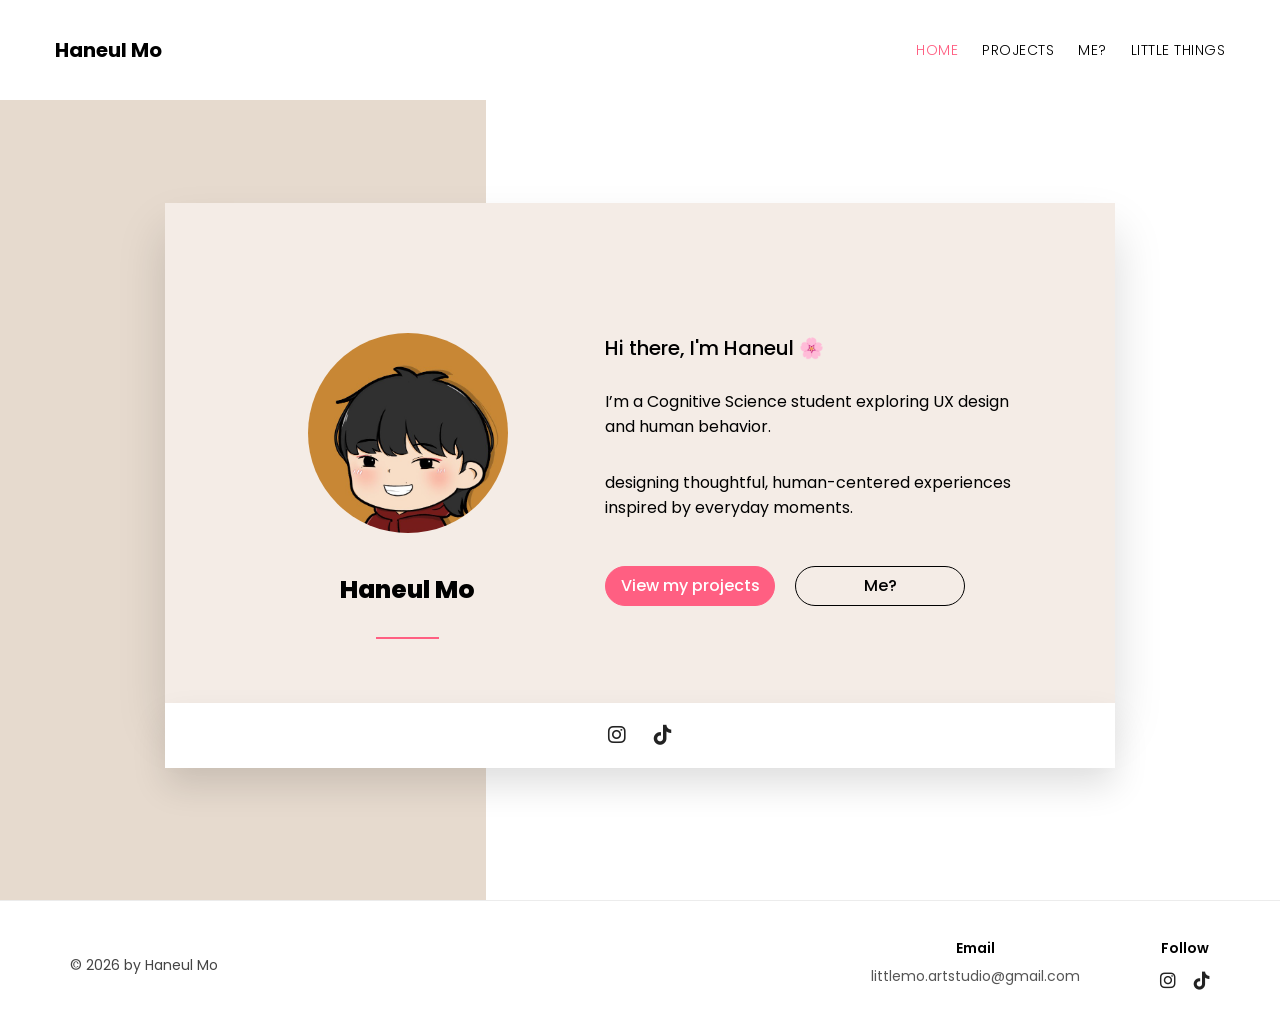
<file: index.html>
<!DOCTYPE html>
<html lang="en">
<head>
  <link rel="stylesheet" href="https://cdnjs.cloudflare.com/ajax/libs/font-awesome/6.7.2/css/all.min.css">
  <link rel="preconnect" href="https://fonts.googleapis.com">
  <link rel="preconnect" href="https://fonts.gstatic.com" crossorigin>
  <link href="https://fonts.googleapis.com/css2?family=Poppins:wght@300;400;500;600;700;800&display=swap" rel="stylesheet">

  <meta charset="UTF-8" />
  <meta name="viewport" content="width=device-width, initial-scale=1.0" />
  <title>Haneul Mo | Home</title>
   <link rel="icon" type="image/png" href="images/favicon.png">
  <link rel="stylesheet" href="style.css" />
</head>

<body>
    <header class="navbar">
  <a href="index.html" class="logo">Haneul Mo</a>

  <nav>
    <a href="index.html" class="active">Home</a>
    <a href="project.html">Projects</a>
    <a href="me.html">Me?</a>
    <a href="little-things.html">Little Things</a>
  </nav>

  <div class="hamburger">
    <i class="fa-solid fa-bars"></i>
  </div>
</header>

  <main>
    <section class="hero">
      <div class="hero-card">
        <div class="profile-side">
          <img src="images/profile.png" alt="Haneul Mo illustration" />
          <h2>Haneul Mo</h2>
          <div class="pink-line"></div>
        </div>

        <div class="intro-side">
          <h1>Hi there, I'm Haneul 🌸</h1>

          <p>
            I’m a Cognitive Science student exploring UX design and human behavior.
          </p>

          <p>
            designing thoughtful, human-centered experiences inspired by everyday moments.
          </p>

          <div class="buttons">
            <a href="project.html" class="btn muted">View my projects</a>
            <a href="me.html" class="btn outline">Me?</a>
          </div>
          <div class="card-footer">
    <!--
    <a href="https://github.com/YOURUSERNAME" target="_blank">
        <i class="fa-brands fa-github"></i>
    </a>

    <a href="https://linkedin.com/in/YOURUSERNAME" target="_blank">
        <i class="fa-brands fa-linkedin-in"></i>
    </a>
    -->
    <a href="https://instagram.com/littlemo_art" target="_blank">
        <i class="fa-brands fa-instagram"></i>
    </a>
  
    <a href="https://tiktok.com/@littlemo_art" target="_blank">
        <i class="fa-brands fa-tiktok"></i>
    </a>
  
</div>
        </div>
      </div>
    </section>
  </main>

  <footer id="contact">
    <p>© 2026 by Haneul Mo</p>

    <div class="footer-info">
      <div>
        <h4>Email</h4>
        <p>littlemo.artstudio@gmail.com</p>
      </div>

      
        <div>
    <h4>Follow</h4>

    <div class="social-icons">
       <!-- <a href="https://github.com/YOURUSERNAME" target="_blank">
            <i class="fa-brands fa-github"></i>
        </a>

        <a href="https://linkedin.com/in/YOURUSERNAME" target="_blank">
            <i class="fa-brands fa-linkedin-in"></i>
        </a> -->

        <a href="https://instagram.com/littlemo_art" target="_blank">
            <i class="fa-brands fa-instagram"></i>
        </a>

        <a href="https://tiktok.com/@littlemo_art" target="_blank">
            <i class="fa-brands fa-tiktok"></i>
        </a>
    </div>
</div>
      
    </div>
  </footer>
<script src="script.js"></script>
</body>

</html>
</file>
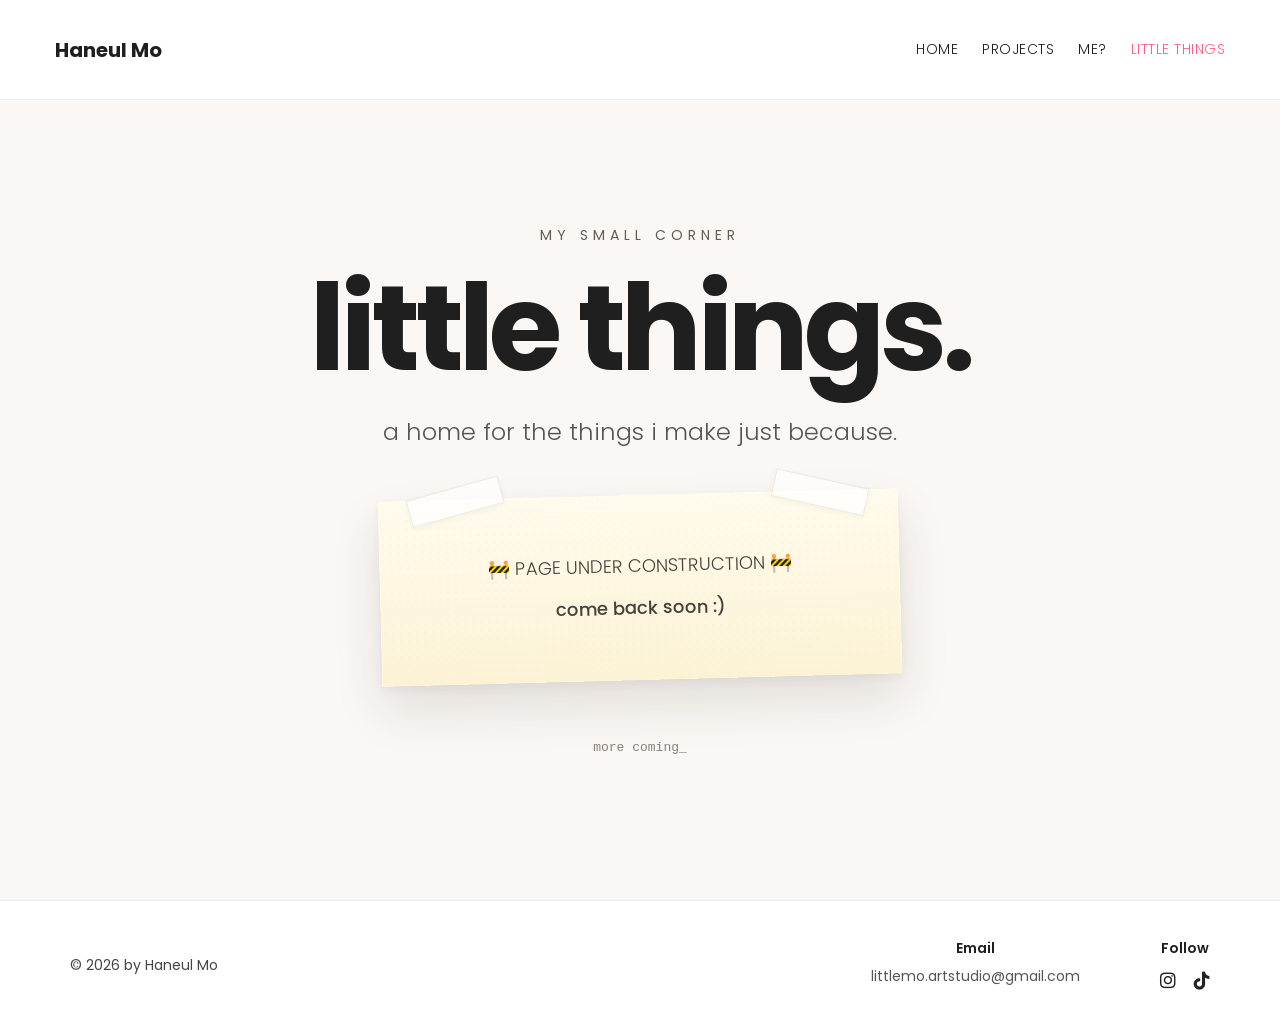
<file: little-things.html>
<!DOCTYPE html>
<html lang="en">
<head>

  <meta charset="UTF-8">
  <meta name="viewport" content="width=device-width, initial-scale=1.0">

  <title>Little Things | Haneul Mo</title>

  <link rel="icon" type="image/png" href="images/favicon.png">

  <link rel="preconnect" href="https://fonts.googleapis.com">
  <link rel="preconnect" href="https://fonts.gstatic.com" crossorigin>

  <link
    href="https://fonts.googleapis.com/css2?family=Poppins:wght@300;400;500;600;700&display=swap"
    rel="stylesheet"
  >

  <link
    rel="stylesheet"
    href="https://cdnjs.cloudflare.com/ajax/libs/font-awesome/6.7.2/css/all.min.css"
  >

  <link rel="stylesheet" href="little-things.css">

</head>

<body>

  <!-- ================= NAV ================= -->

  <header class="navbar">

    <a href="index.html" class="logo">Haneul Mo</a>

    <div class="hamburger">
      <i class="fa-solid fa-bars"></i>
    </div>

    <nav>
      <a href="index.html">Home</a>
      <a href="project.html">Projects</a>
      <a href="me.html">Me?</a>
      <a href="little-things.html" class="active">Little Things</a>
    </nav>

  </header>


  <!-- ================= WIP ================= -->

  <main class="little-things-page">

    <div class="little-things-inner">

      <p class="eyebrow">MY SMALL CORNER</p>

      <h1>little things.</h1>

      <p class="intro">
        a home for the things i make just because.
      </p>

      <div class="wip-note">

        <span class="tape tape-left"></span>
        <span class="tape tape-right"></span>

        <p>
          🚧 PAGE UNDER CONSTRUCTION 🚧
        </p>

        <p class="come-back">
          come back soon :)
        </p>

      </div>

      <p class="coming-soon">
        more coming<span class="cursor">_</span>
      </p>

    </div>

  </main>


  <!-- ================= FOOTER ================= -->
  <footer id="contact">
    <p>© 2026 by Haneul Mo</p>

    <div class="footer-info">
      <div>
        <h4>Email</h4>
        <p>littlemo.artstudio@gmail.com</p>
      </div>

      
        <div>
    <h4>Follow</h4>

    <div class="social-icons">
       <!-- <a href="https://github.com/YOURUSERNAME" target="_blank">
            <i class="fa-brands fa-github"></i>
        </a>

        <a href="https://linkedin.com/in/YOURUSERNAME" target="_blank">
            <i class="fa-brands fa-linkedin-in"></i>
        </a> -->

        <a href="https://instagram.com/littlemo_art" target="_blank">
            <i class="fa-brands fa-instagram"></i>
        </a>

        <a href="https://tiktok.com/@littlemo_art" target="_blank">
            <i class="fa-brands fa-tiktok"></i>
        </a>
    </div>
</div>
      
    </div>
  </footer>


  <script src="script.js"></script>

</body>
</html>
</file>
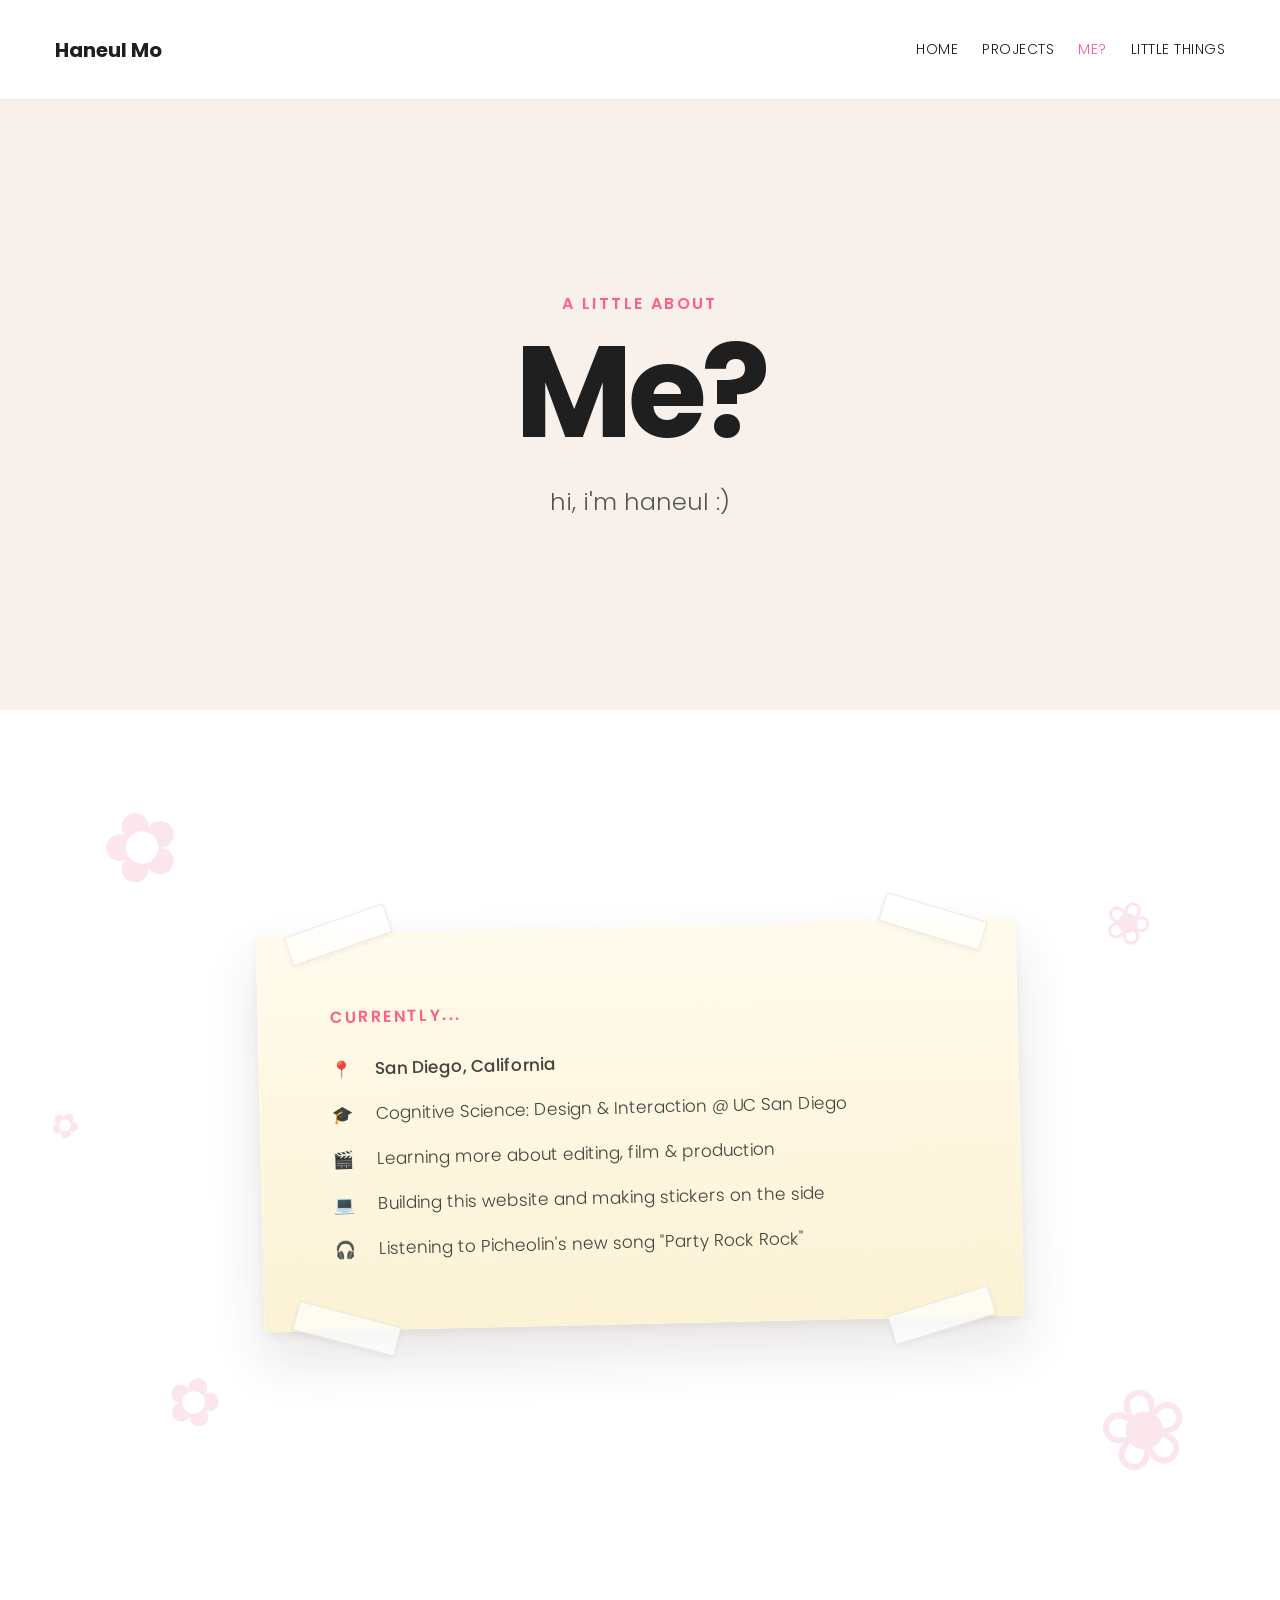
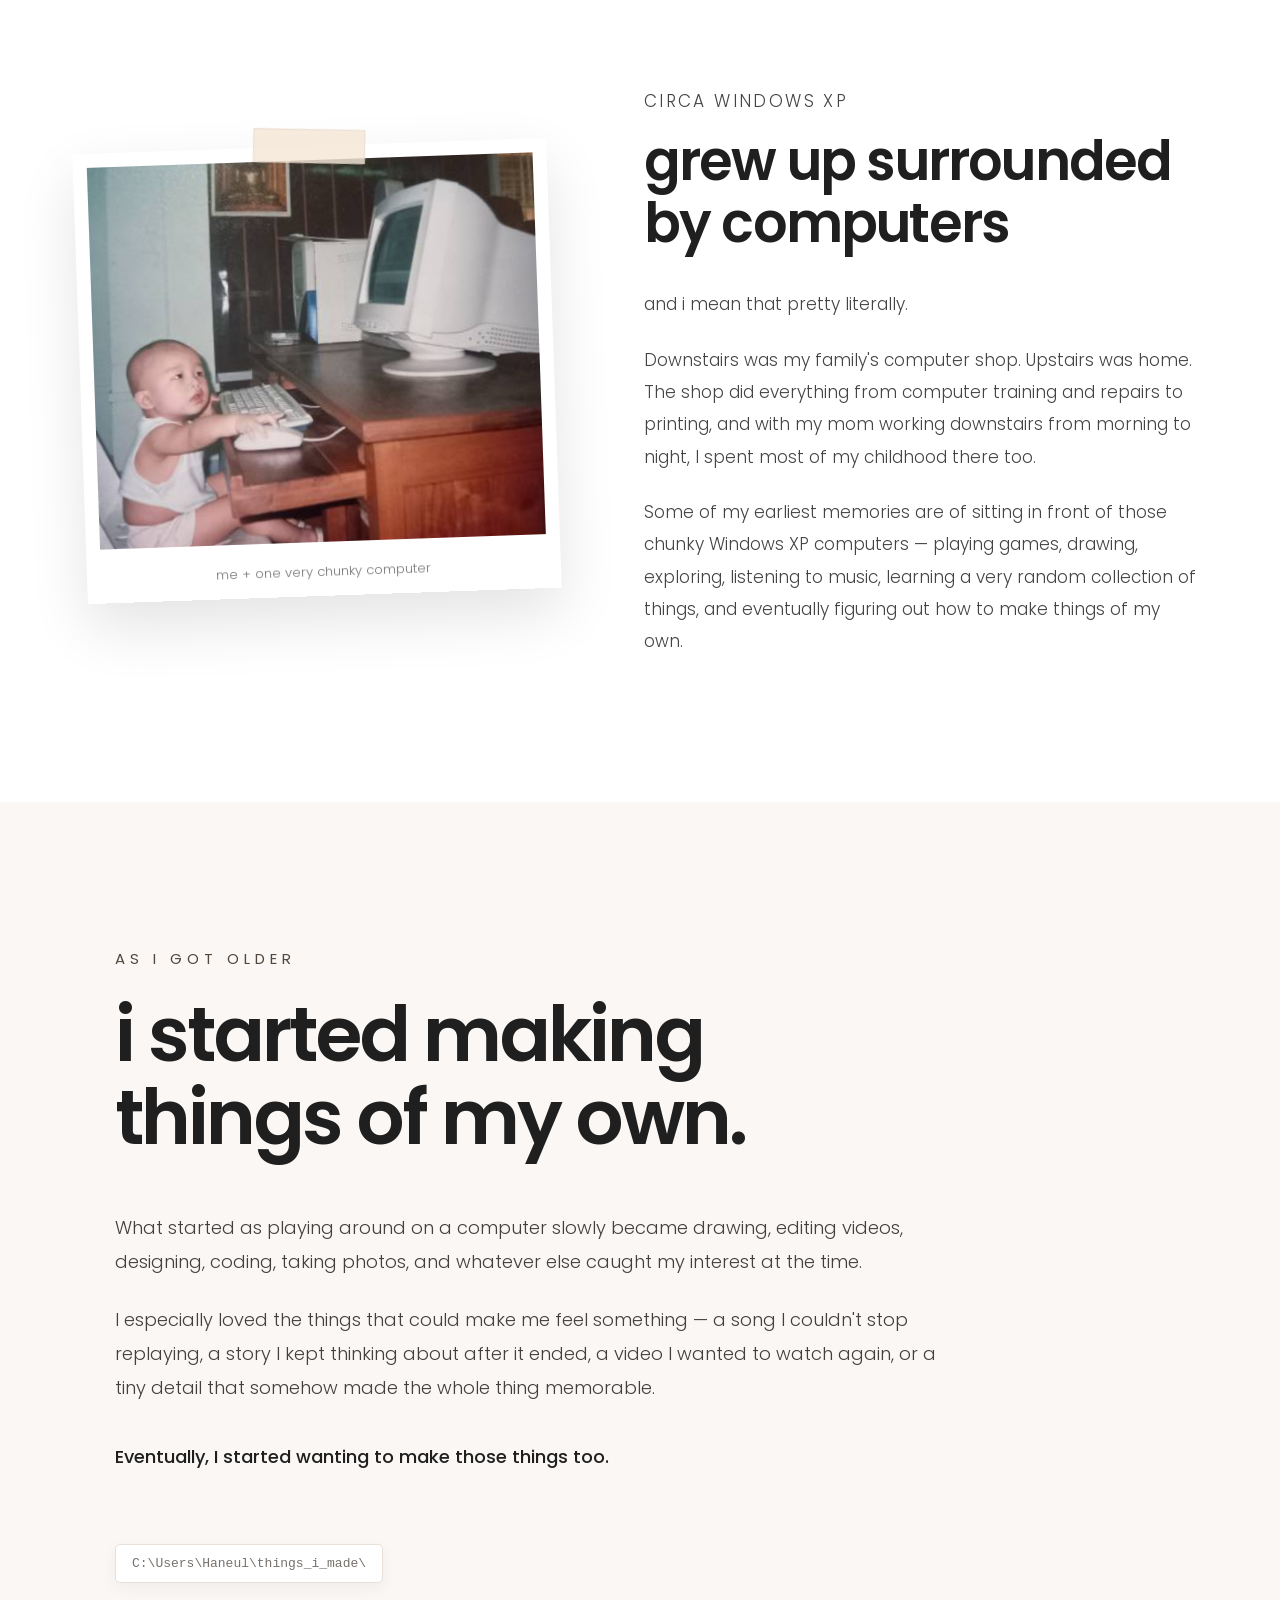
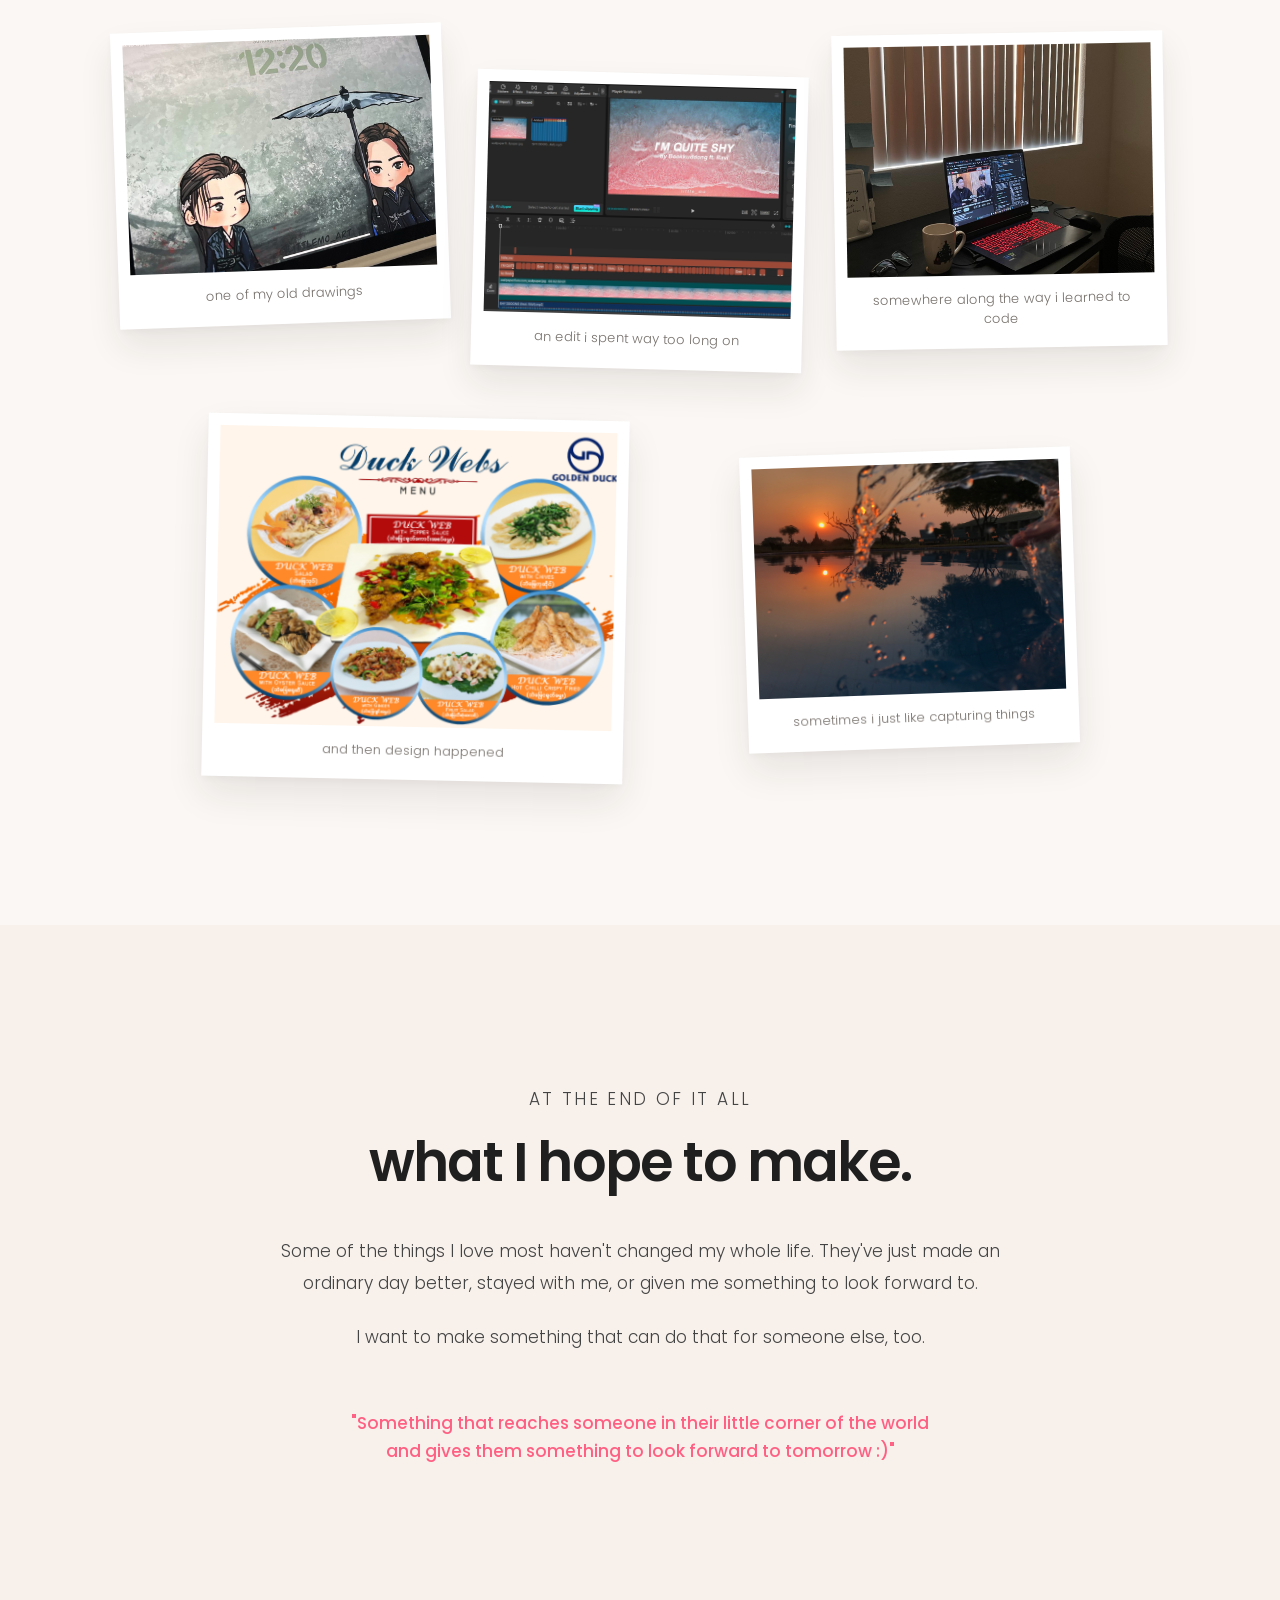
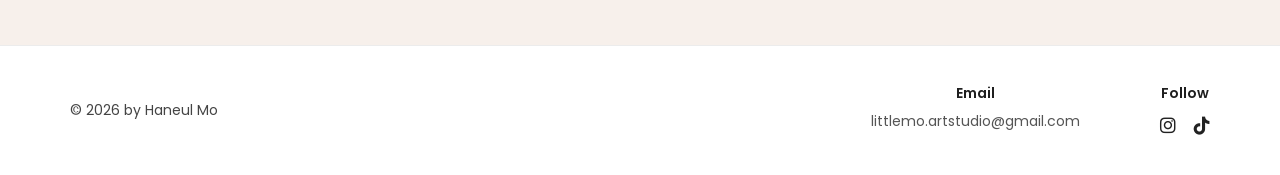
<file: me.html>
<!DOCTYPE html>
<html lang="en">
<head>
  <meta charset="UTF-8">
  <meta name="viewport" content="width=device-width, initial-scale=1.0">

  <title>Me? | Haneul Mo</title>
  <link rel="icon" type="image/png" href="images/favicon.png">

  <link rel="preconnect" href="https://fonts.googleapis.com">
  <link rel="preconnect" href="https://fonts.gstatic.com" crossorigin>
  <link href="https://fonts.googleapis.com/css2?family=Poppins:wght@300;400;500;600;700;800&display=swap" rel="stylesheet">

  <link rel="stylesheet" href="https://cdnjs.cloudflare.com/ajax/libs/font-awesome/6.7.2/css/all.min.css">
  <link rel="stylesheet" href="me.css">
</head>

<body>

<!-- ================= NAV ================= -->
<header class="navbar">
  <a href="index.html" class="logo">Haneul Mo</a>

  <div class="hamburger">
    <i class="fa-solid fa-bars"></i>
  </div>

  <nav>
    <a href="index.html">Home</a>
    <a href="project.html">Projects</a>
    <a href="me.html" class="active">Me?</a>
    <a href="little-things.html">Little Things</a>
  </nav>
</header>


<!-- ================= HERO ================= -->
<section class="hero">
  <p class="eyebrow">a little about</p>
  <h1>Me?</h1>
  <p class="hero-subtitle">hi, i'm haneul :)</p>
</section>


<!-- ================= RIGHT NOW ================= -->
<section class="right-now-section">
  <span class="sakura sakura-one">✿</span>
  <span class="sakura sakura-two">❀</span>
  <span class="sakura sakura-three">✿</span>
  <span class="sakura sakura-four">❀</span>
  <span class="sakura sakura-five">✿</span>

  <div class="sticky-note">
    <span class="tape top-left"></span>
    <span class="tape top-right"></span>
    <span class="tape bottom-left"></span>
    <span class="tape bottom-right"></span>

    <p class="note-label">currently...</p>
    <br>
    <div class="now-list">
      <p><span>📍</span><strong>San Diego, California</strong></p>
      <p><span>🎓</span>Cognitive Science: Design &amp; Interaction @ UC San Diego</p>
      <p><span>🎬</span>Learning more about editing, film &amp; production</p>
      <p><span>💻</span>Building this website and making stickers on the side</p>
      <p><span>🎧</span>Listening to Picheolin's new song "Party Rock Rock"</p>
    </div>
  </div>
</section>


<!-- ================= CHILDHOOD ================= -->
<section class="section story">
  <div class="story-image">
    <div class="photo-frame">
      <img src="images/babyme.jpg" alt="Young Haneul using a computer">
      <p class="photo-caption">me + one very chunky computer</p>
    </div>
  </div>

  <div class="story-text">
    <p class="section-kicker">CIRCA WINDOWS XP</p>
    <h2>grew up surrounded by computers</h2>

    <p>
      and i mean that pretty literally. 
    </p>

    <p>
    Downstairs was my family's computer shop. Upstairs was home.
    <br>
    The shop did everything from computer training and repairs to printing, and with my mom working downstairs from morning to night, I spent most of my childhood there too.
    </p>
    
    <p>
      Some of my earliest memories are of sitting in front of those chunky Windows XP computers — playing games, drawing, exploring, listening to music, learning a very random collection of things, and eventually figuring out how to make things of my own.
    </p>
  </div>
</section>


<!-- ================= MAKING THINGS ================= -->

<section class="making-section">

    <div class="making-inner">

        <p class="section-eyebrow">AS I GOT OLDER</p>

        <h2>i started making things of my own.</h2>

        <div class="making-copy">

            <p>
                What started as playing around on a computer slowly became
                drawing, editing videos, designing, coding, taking photos,
                and whatever else caught my interest at the time.
            </p>

            <p>
                I especially loved the things that could make me feel something —
                a song I couldn't stop replaying, a story I kept thinking about
                after it ended, a video I wanted to watch again, or a tiny detail
                that somehow made the whole thing memorable.
            </p>

            <p class="making-last-line">
                Eventually, I started wanting to make those things too.
            </p>

        </div>


        <div class="computer-path">
            <span>C:\Users\Haneul\things_i_made\</span>
        </div>


        <div class="making-grid">

            <figure class="making-card card-one">
                <img src="images/drawing.jpg" alt="One of Haneul's drawings">
                <figcaption>one of my old drawings</figcaption>
            </figure>

            <figure class="making-card card-two">
                <img src="images/edit.jpg" alt="Video editing project">
                <figcaption>an edit i spent way too long on</figcaption>
            </figure>

            <figure class="making-card card-three">
                <img src="images/coding.jpg" alt="Coding project">
                <figcaption>somewhere along the way i learned to code</figcaption>
            </figure>

            <figure class="making-card card-four">
                <img src="images/design.jpg" alt="Design project">
                <figcaption>and then design happened</figcaption>
            </figure>

            <figure class="making-card card-five">
                <img src="images/photo.jpg" alt="Photo taken by Haneul">
                <figcaption>sometimes i just like capturing things</figcaption>
            </figure>

        </div>

    </div>

</section>


<!-- ================= END / PURPOSE ================= -->
<section class="ending">
  <div class="ending-inner">
    <p class="section-kicker">at the end of it all</p>
    <h2>what I hope to make.</h2>

    <p>
      Some of the things I love most haven't changed my whole life. They've just made an ordinary day better, stayed with me, or given me something to look forward to.
    </p>

    <p>
      I want to make something that can do that for someone else, too.
    </p>

    <p class="ending-line">
      "Something that reaches someone in their little corner of the world<br>
      and gives them something to look forward to tomorrow :)"
    </p>
  </div>
</section>


<!-- ================= FOOTER ================= -->
  <footer id="contact">
    <p>© 2026 by Haneul Mo</p>

    <div class="footer-info">
      <div>
        <h4>Email</h4>
        <p>littlemo.artstudio@gmail.com</p>
      </div>

      
        <div>
    <h4>Follow</h4>

    <div class="social-icons">
       <!-- <a href="https://github.com/YOURUSERNAME" target="_blank">
            <i class="fa-brands fa-github"></i>
        </a>

        <a href="https://linkedin.com/in/YOURUSERNAME" target="_blank">
            <i class="fa-brands fa-linkedin-in"></i>
        </a> -->

        <a href="https://instagram.com/littemo_art" target="_blank">
            <i class="fa-brands fa-instagram"></i>
        </a>

        <a href="https://tiktok.com/@littlemo_art" target="_blank">
            <i class="fa-brands fa-tiktok"></i>
        </a>
    </div>
</div>
      
    </div>
  </footer>

<script src="script.js"></script>
</body>
</html>
</file>
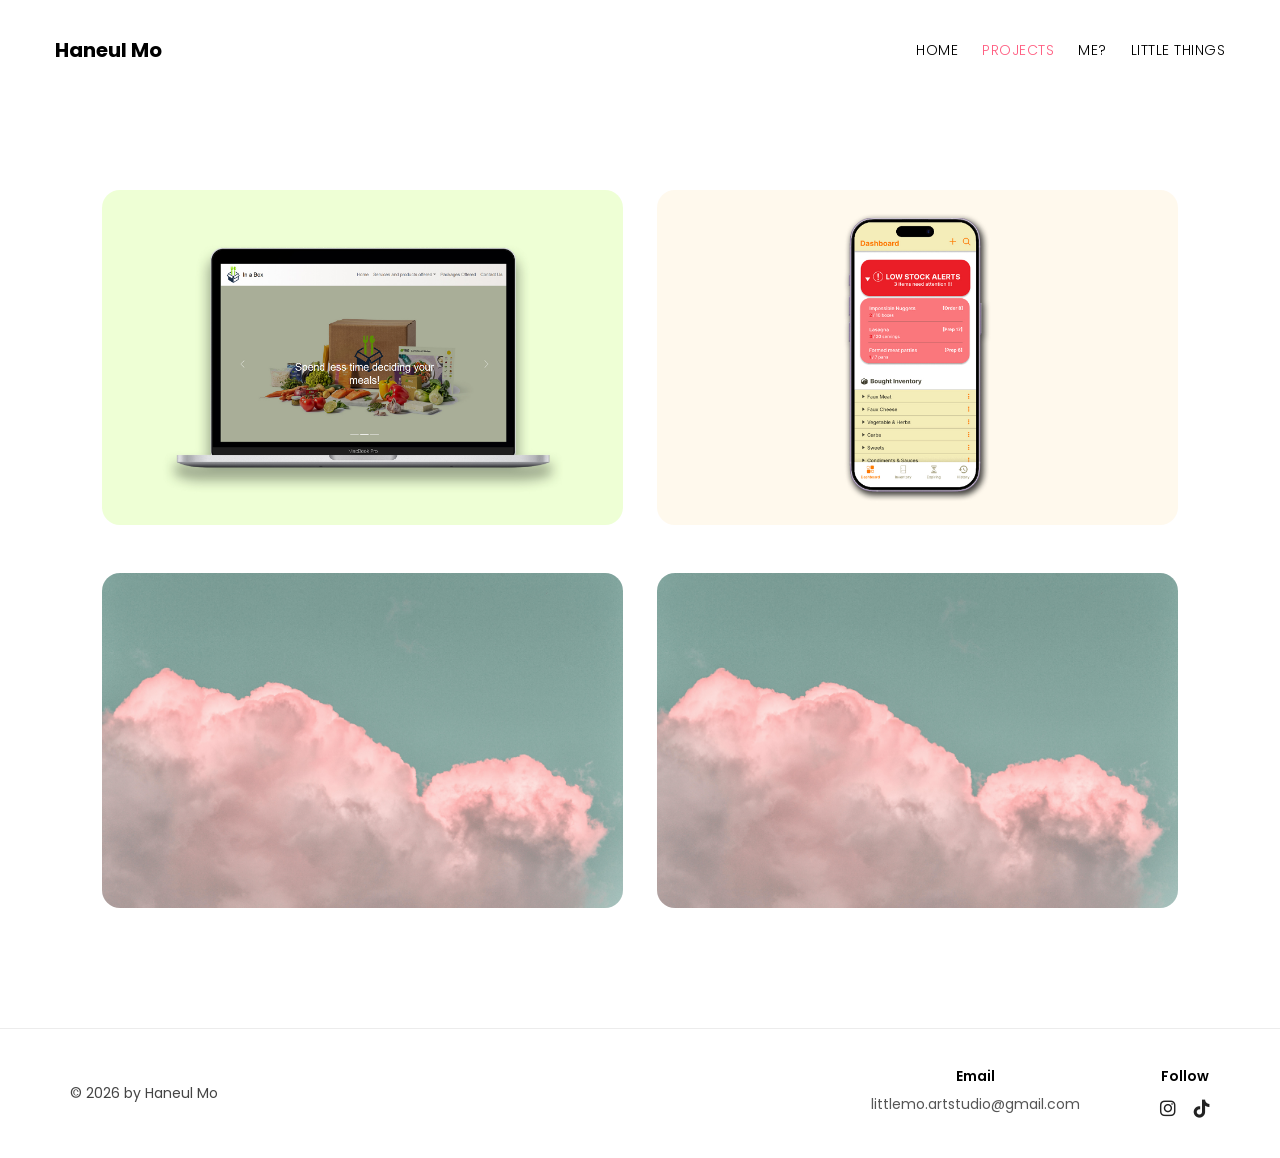
<file: project.html>
<!DOCTYPE html>
<html lang="en">
<head>
  <link rel="stylesheet" href="https://cdnjs.cloudflare.com/ajax/libs/font-awesome/6.7.2/css/all.min.css">
  <link rel="preconnect" href="https://fonts.googleapis.com">
  <link rel="preconnect" href="https://fonts.gstatic.com" crossorigin>
  <link href="https://fonts.googleapis.com/css2?family=Poppins:wght@300;400;500;600;700;800&display=swap" rel="stylesheet">

  <meta charset="UTF-8">
  <meta name="viewport" content="width=device-width, initial-scale=1.0">
  <title>Haneul Mo | Projects</title>
  <link rel="icon" type="image/png" href="images/favicon.png">
  <link rel="stylesheet" href="style.css">
</head>

<body>
  <header class="navbar">
    <a href="index.html" class="logo">Haneul Mo</a>

    <nav>
      <a href="index.html">Home</a>
      <a href="project.html" class="active">Projects</a>
      <a href="me.html">Me?</a>
      <a href="littlethings.html">Little Things</a>
    </nav>

    <div class="hamburger">
      <i class="fa-solid fa-bars"></i>
    </div>
  </header>

  <main class="projects-page">
    <section class="project-grid">

      <a href="inabox.html" class="project-tile">
        <img src="images/inabox_cover.jpg" alt="In a Box project preview">
        <div class="project-overlay">
          <h2>Project 01</h2>
          <p>In a Box</p>
        </div>
      </a>

      <a href="vals-kitchen-split.html" class="project-tile">
        <img src="images/vals_cover.jpg" alt="Vals Kitchen preview">
        <div class="project-overlay">
          <h2>Project 02</h2>
          <p>Val's Vegan Kitchen</p>
        </div>
      </a>

      <a href="#" class="project-tile">
        <img src="images/project-placeholder.jpg" alt="Project preview">
        <div class="project-overlay">
          <h2>Project 03</h2>
          <p>Coming Soon</p>
        </div>
      </a>

      <a href="#" class="project-tile">
        <img src="images/project-placeholder.jpg" alt="Project preview">
        <div class="project-overlay">
          <h2>Project 04</h2>
          <p>Coming Soon</p>
        </div>
      </a>

    </section>
  </main>
  <footer id="contact">
    <p>© 2026 by Haneul Mo</p>

    <div class="footer-info">
      <div>
        <h4>Email</h4>
        <p>littlemo.artstudio@gmail.com</p>
      </div>

      
        <div>
    <h4>Follow</h4>

    <div class="social-icons">
       <!-- <a href="https://github.com/YOURUSERNAME" target="_blank">
            <i class="fa-brands fa-github"></i>
        </a>

        <a href="https://linkedin.com/in/YOURUSERNAME" target="_blank">
            <i class="fa-brands fa-linkedin-in"></i>
        </a> -->

        <a href="https://instagram.com/littlemo_art" target="_blank">
            <i class="fa-brands fa-instagram"></i>
        </a>

        <a href="https://tiktok.com/@littlemo_art" target="_blank">
            <i class="fa-brands fa-tiktok"></i>
        </a>
    </div>
</div>
      
    </div>
  </footer>
  <script src="script.js"></script>
</body>
</html>
</file>
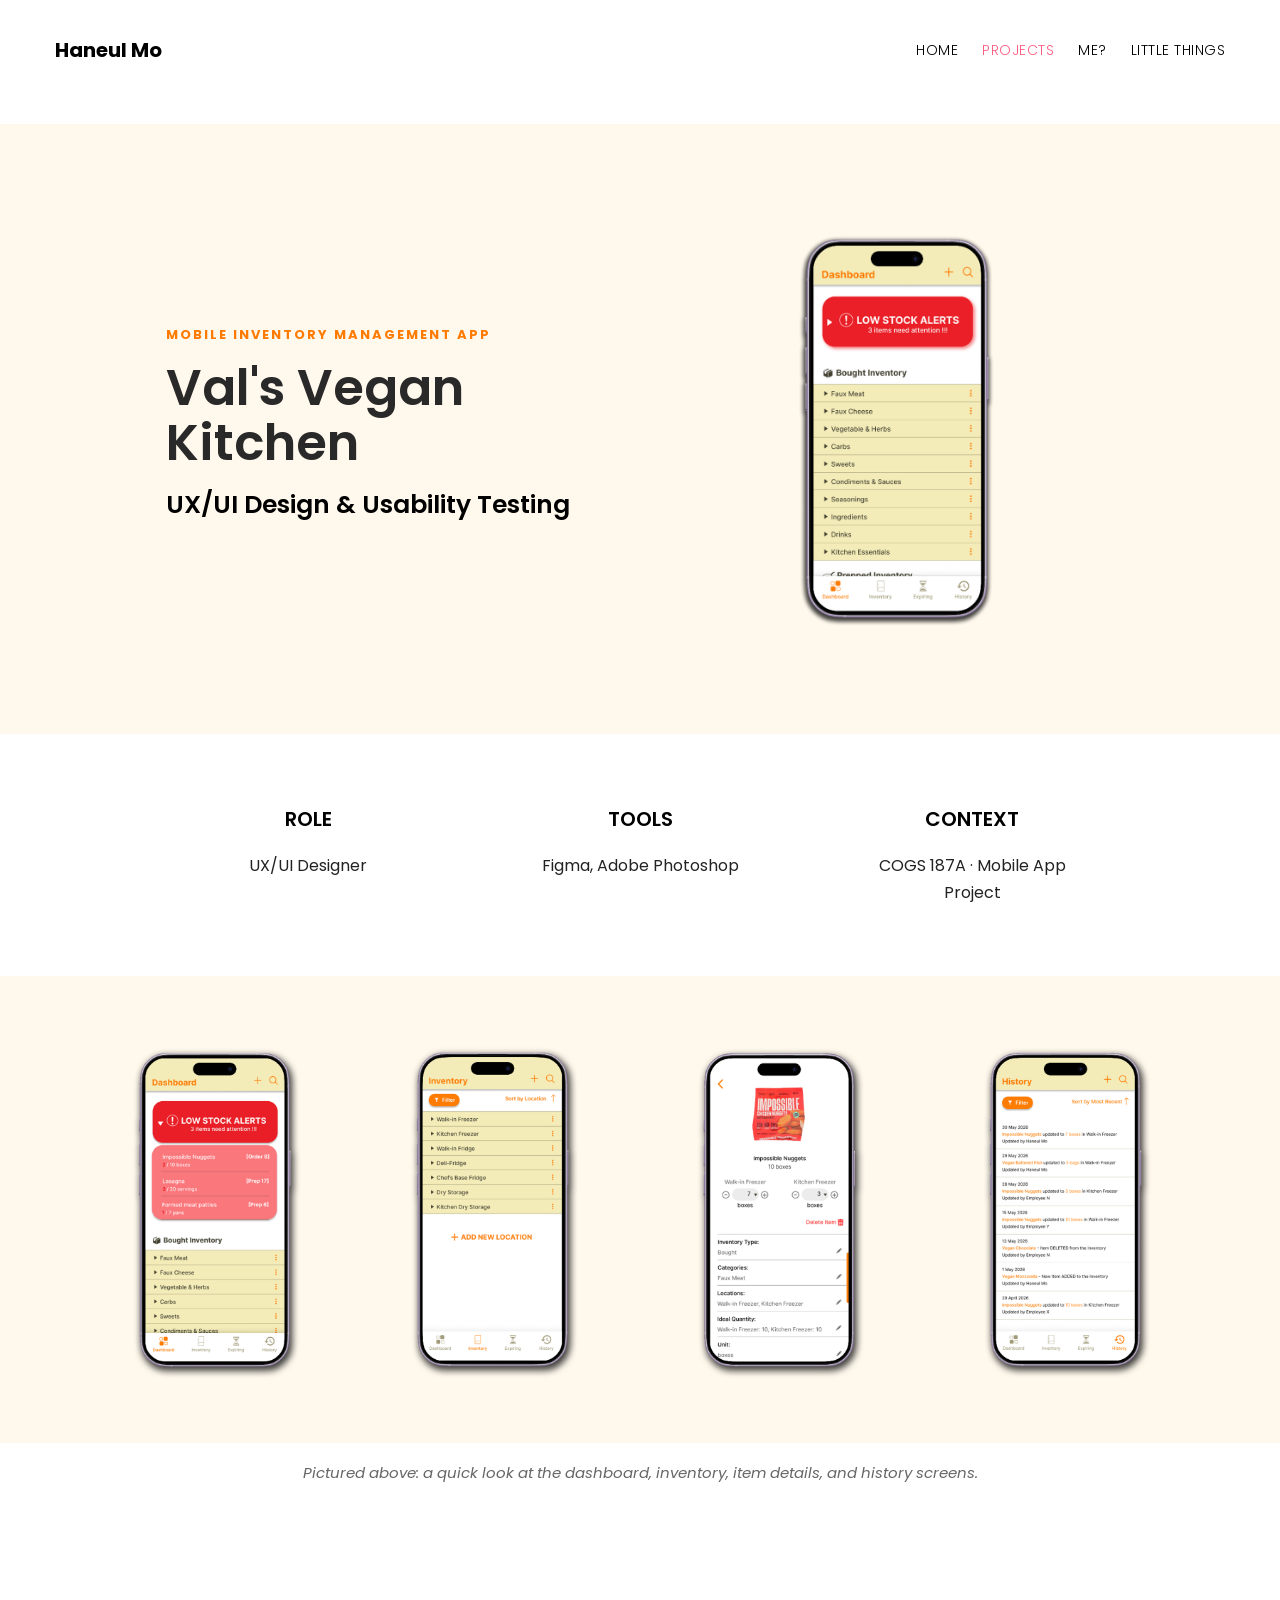
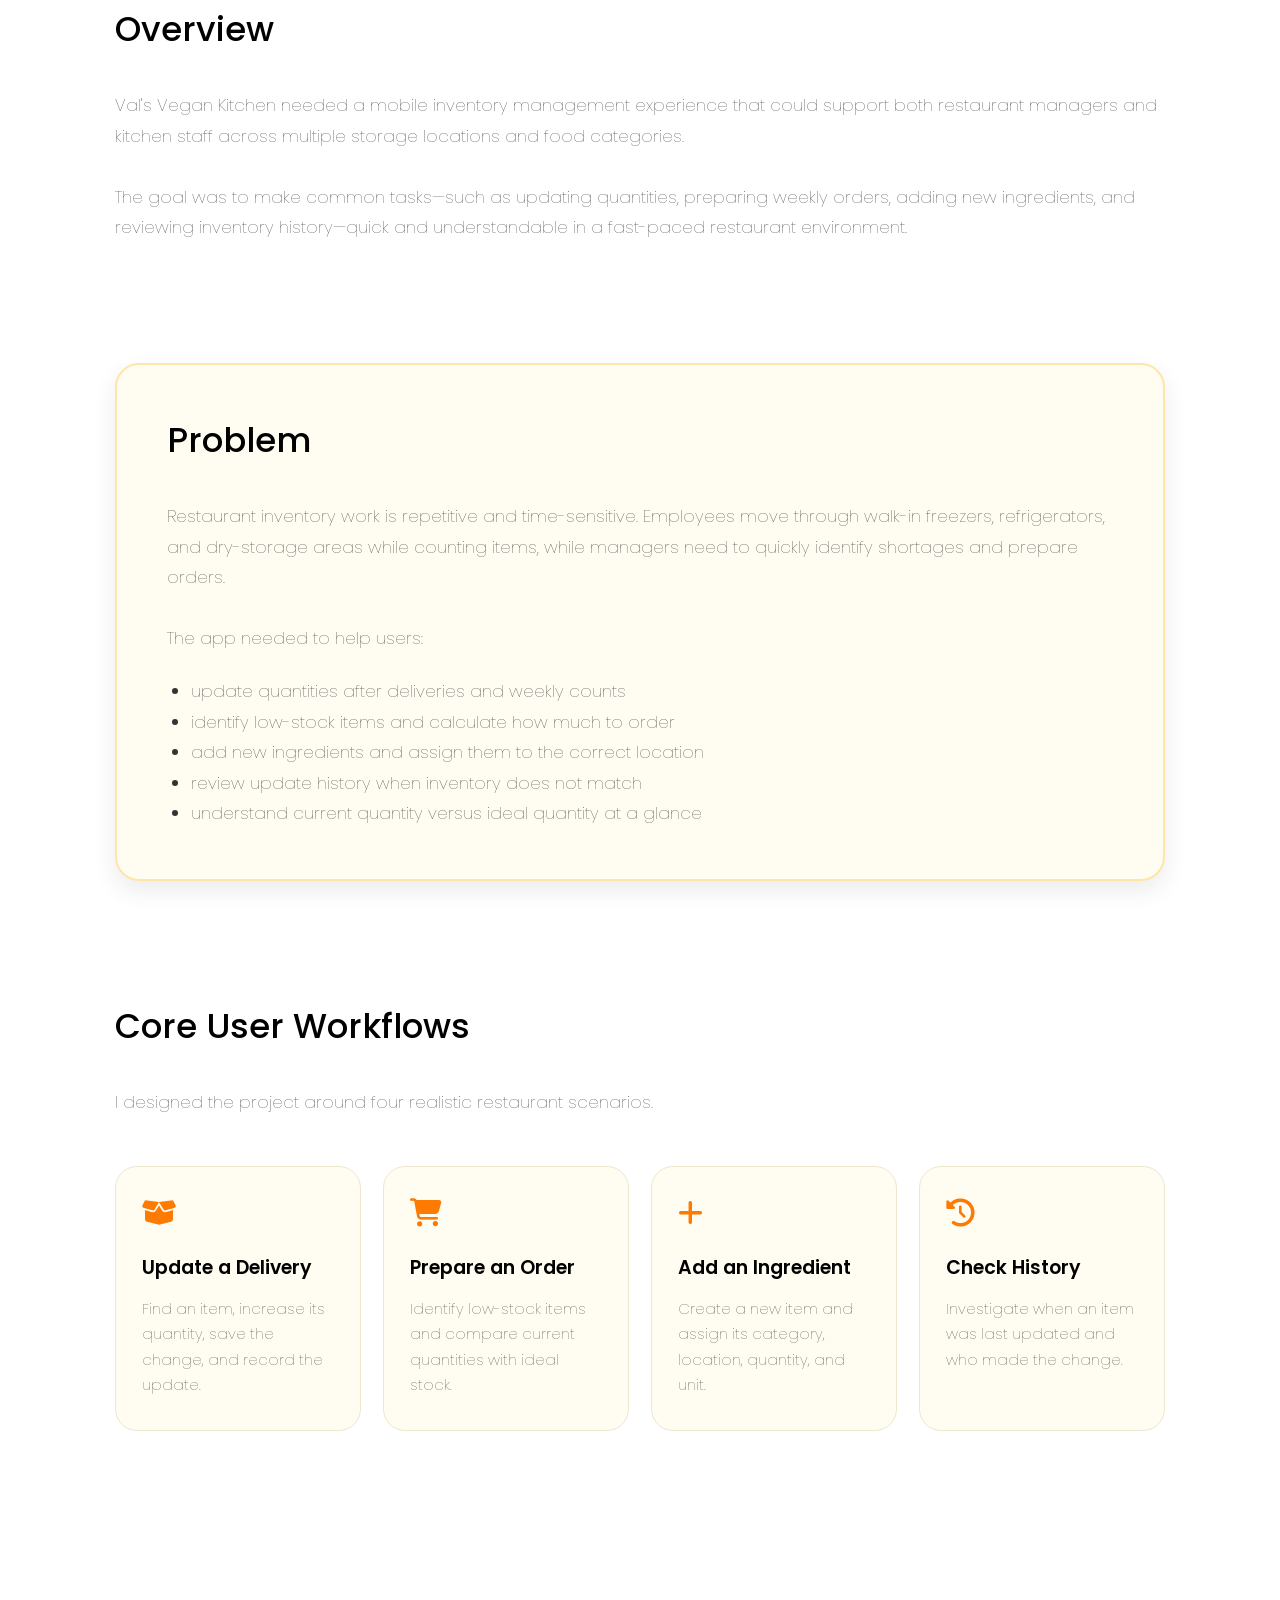
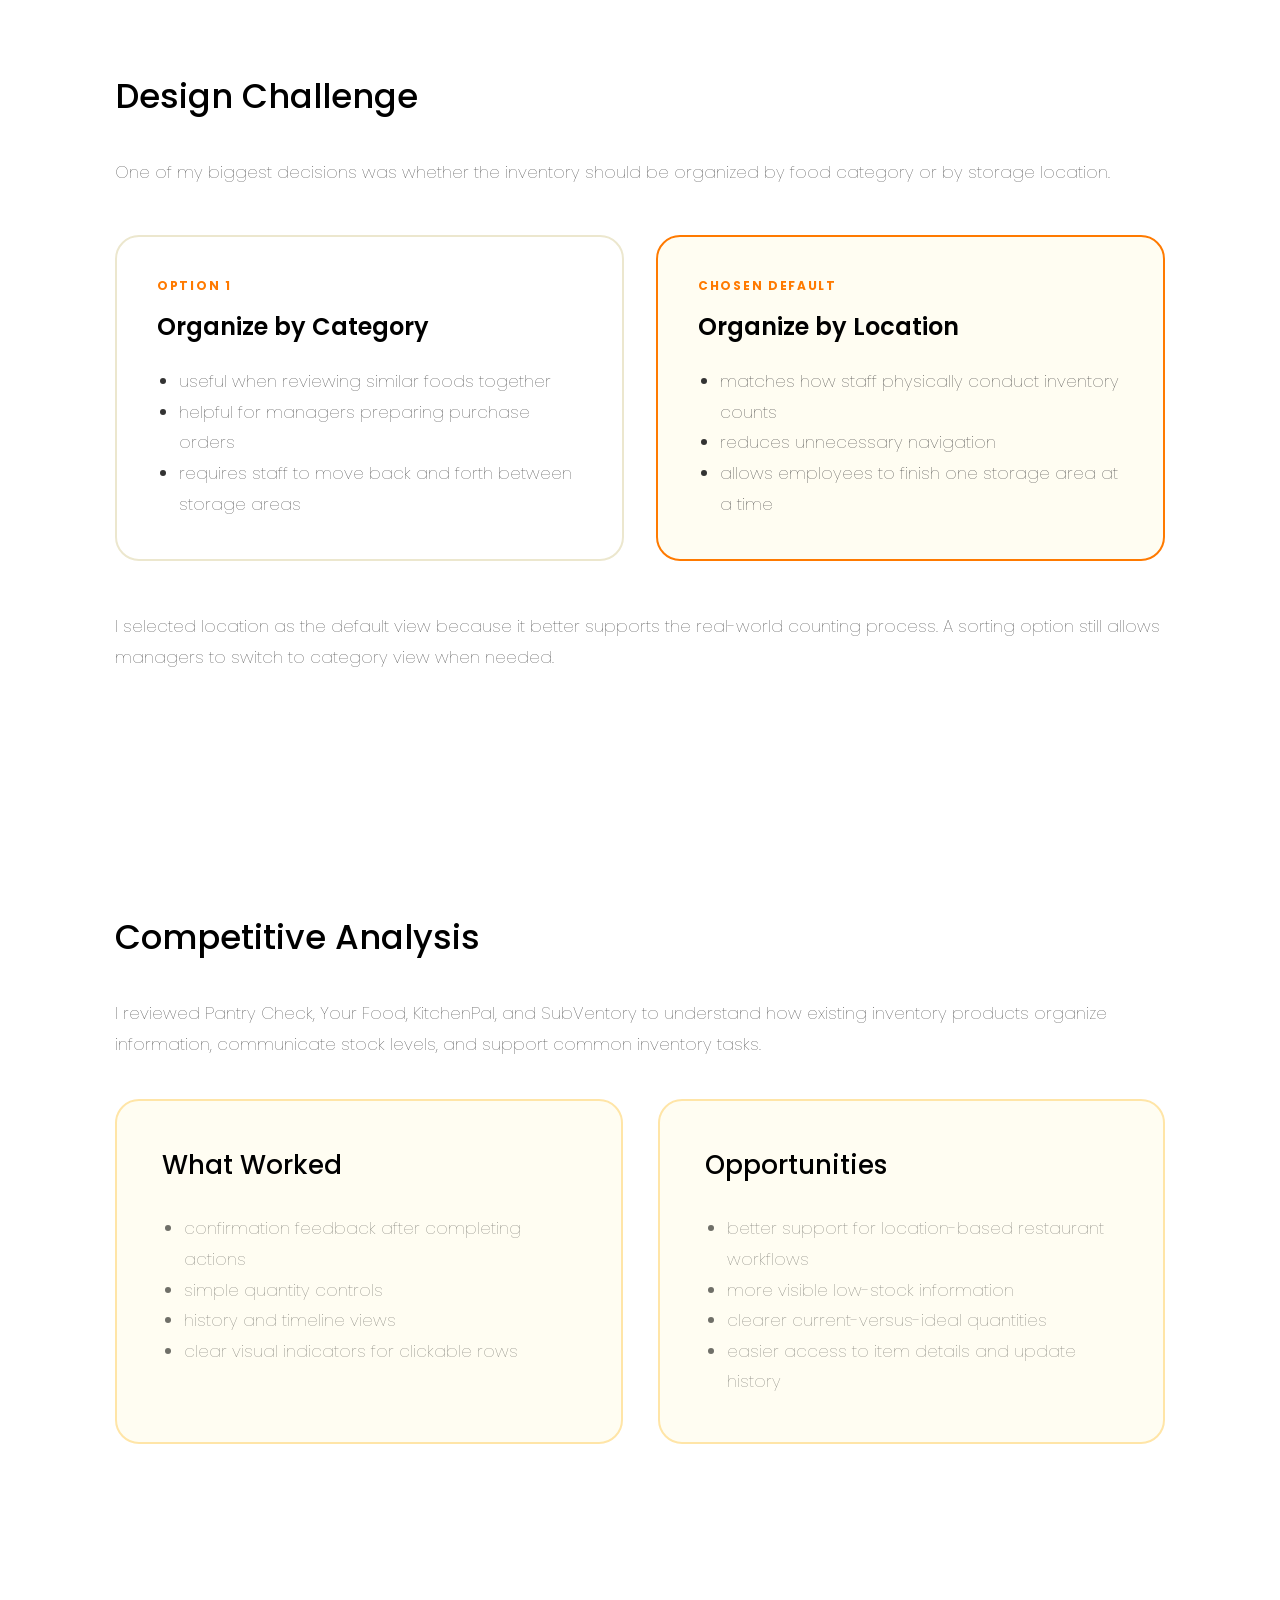
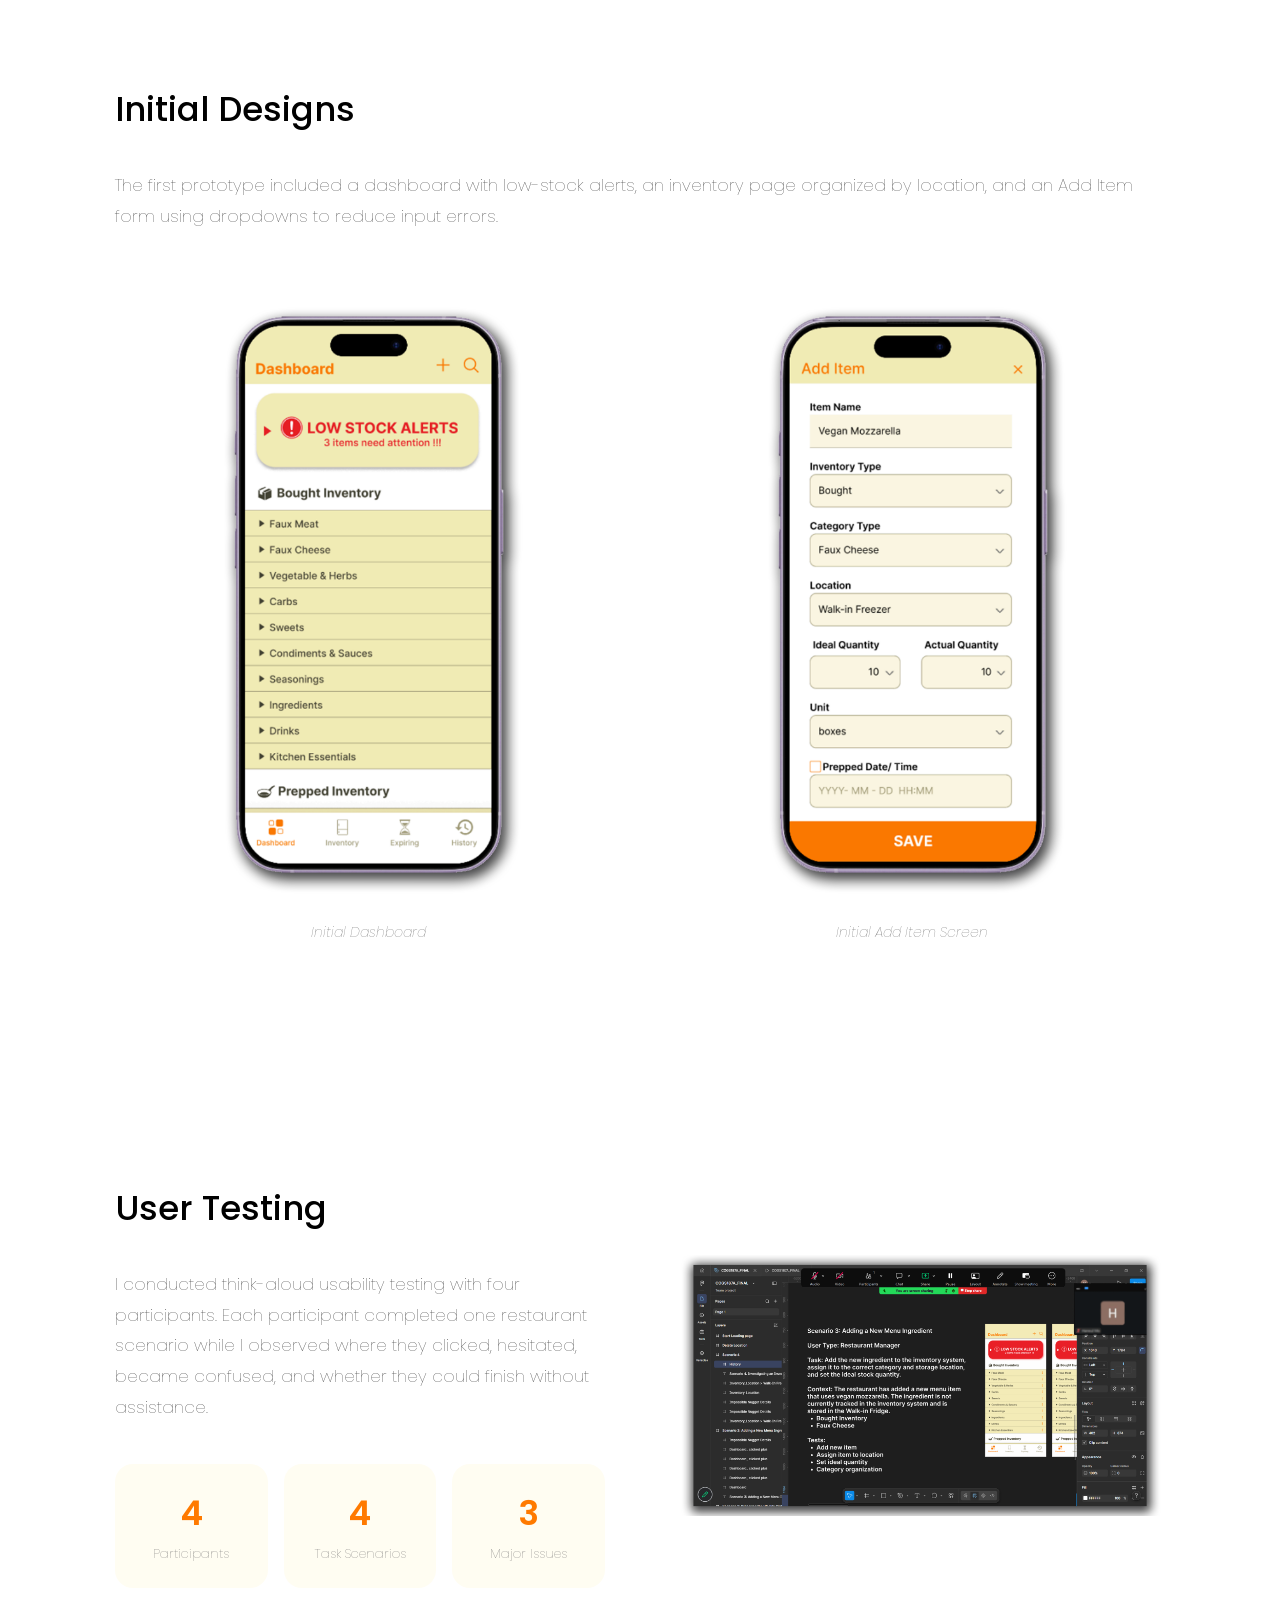
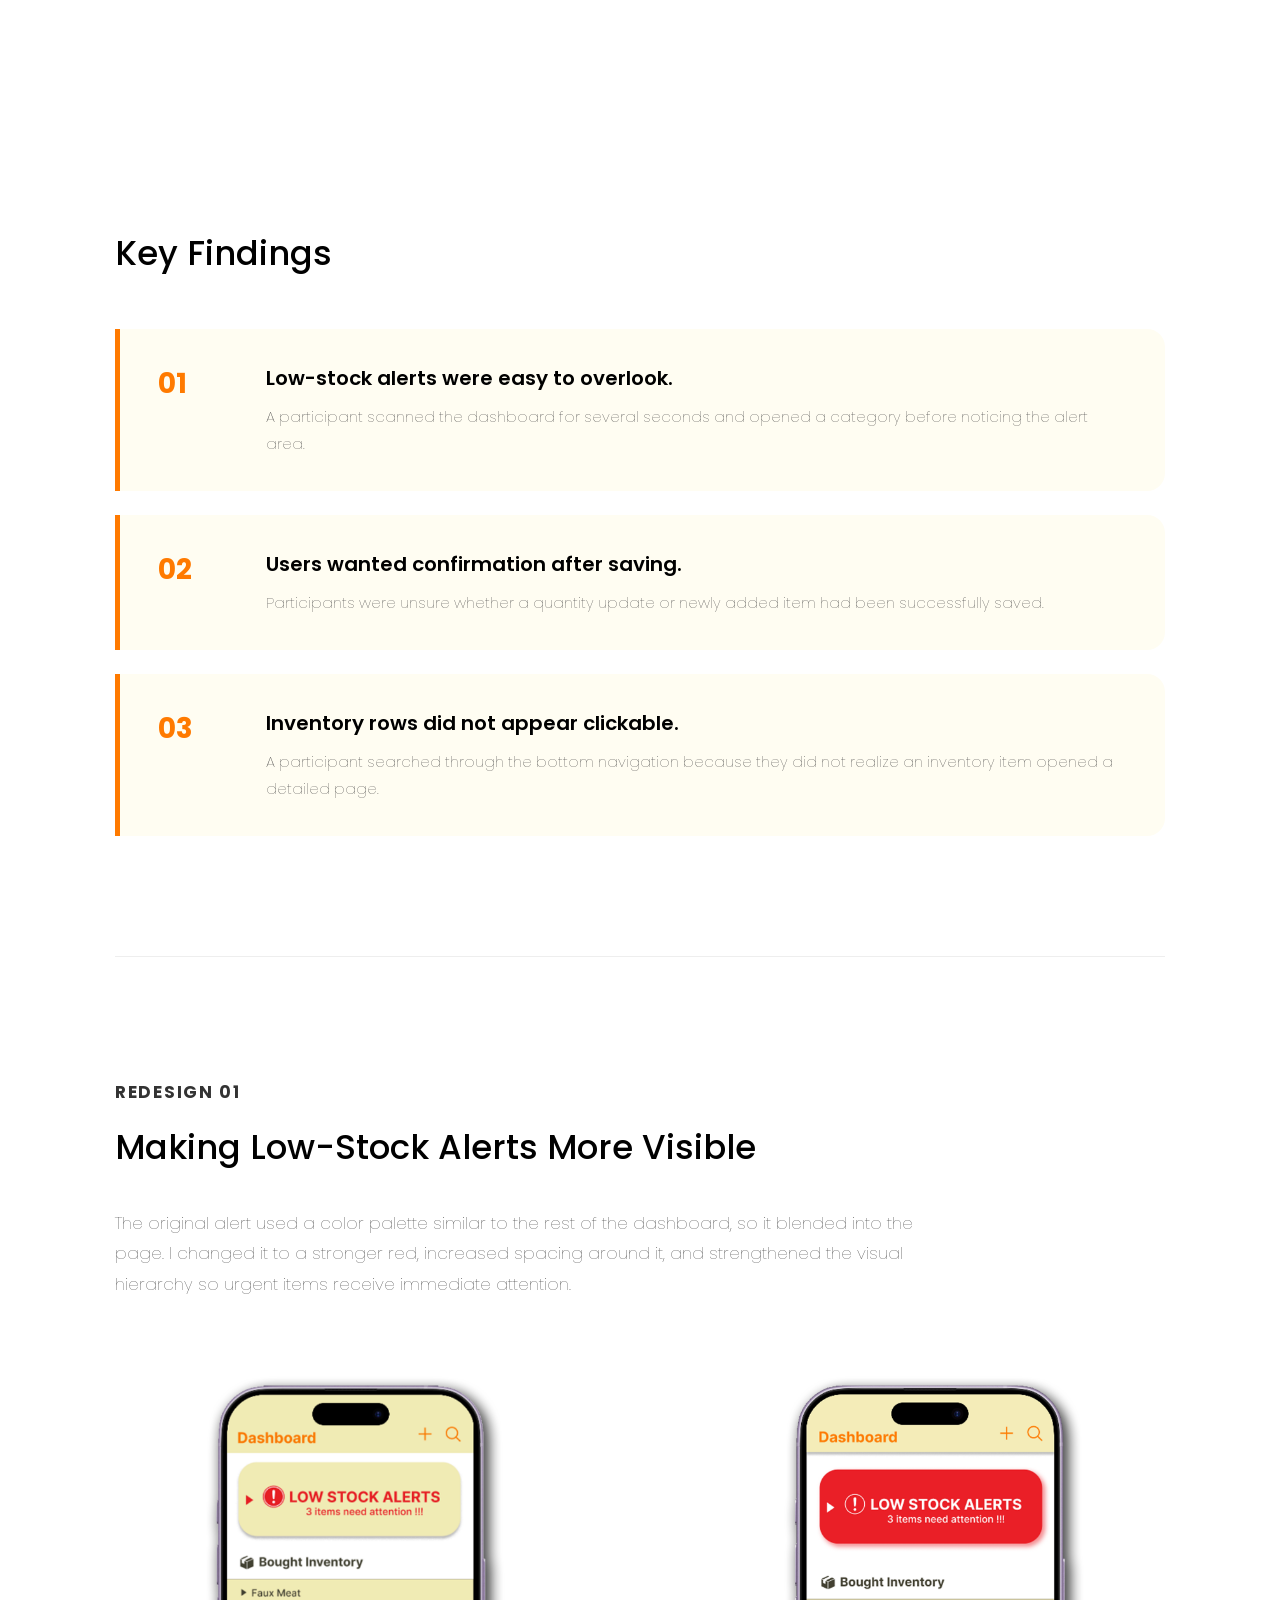
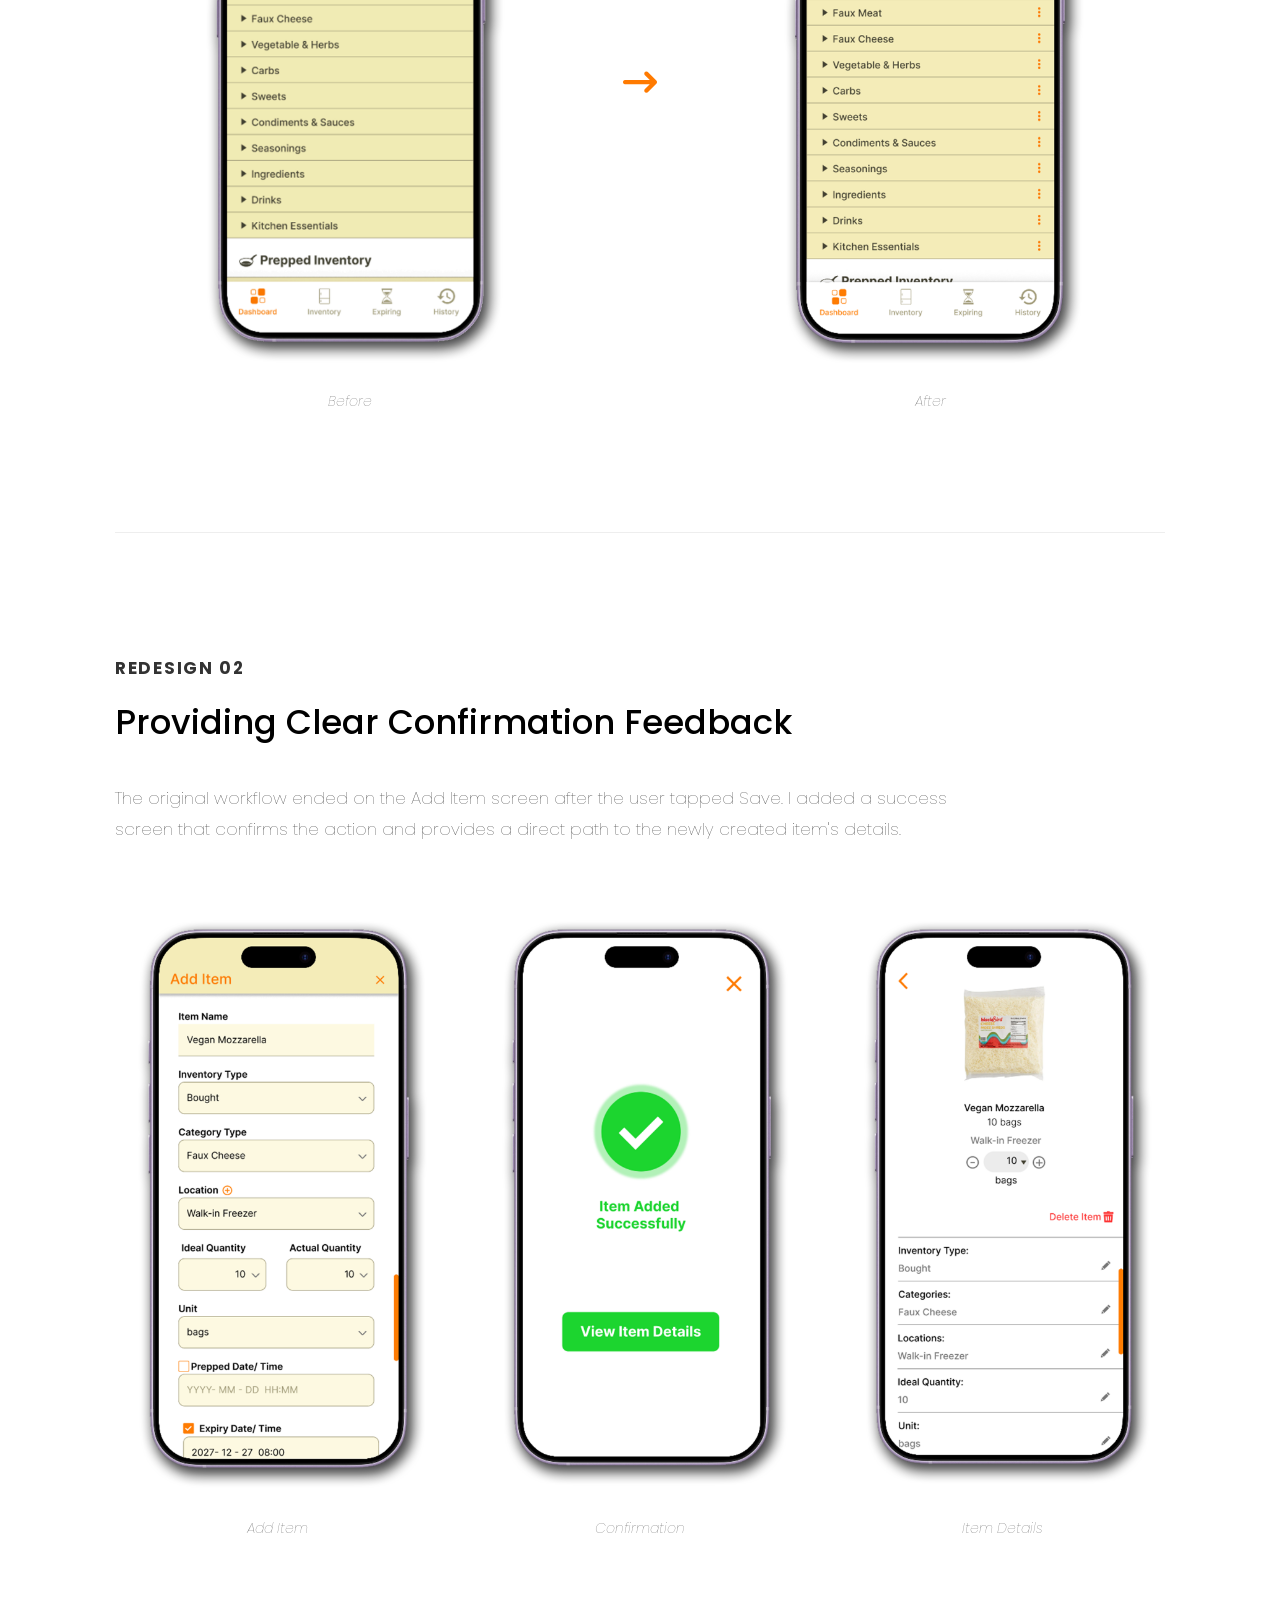
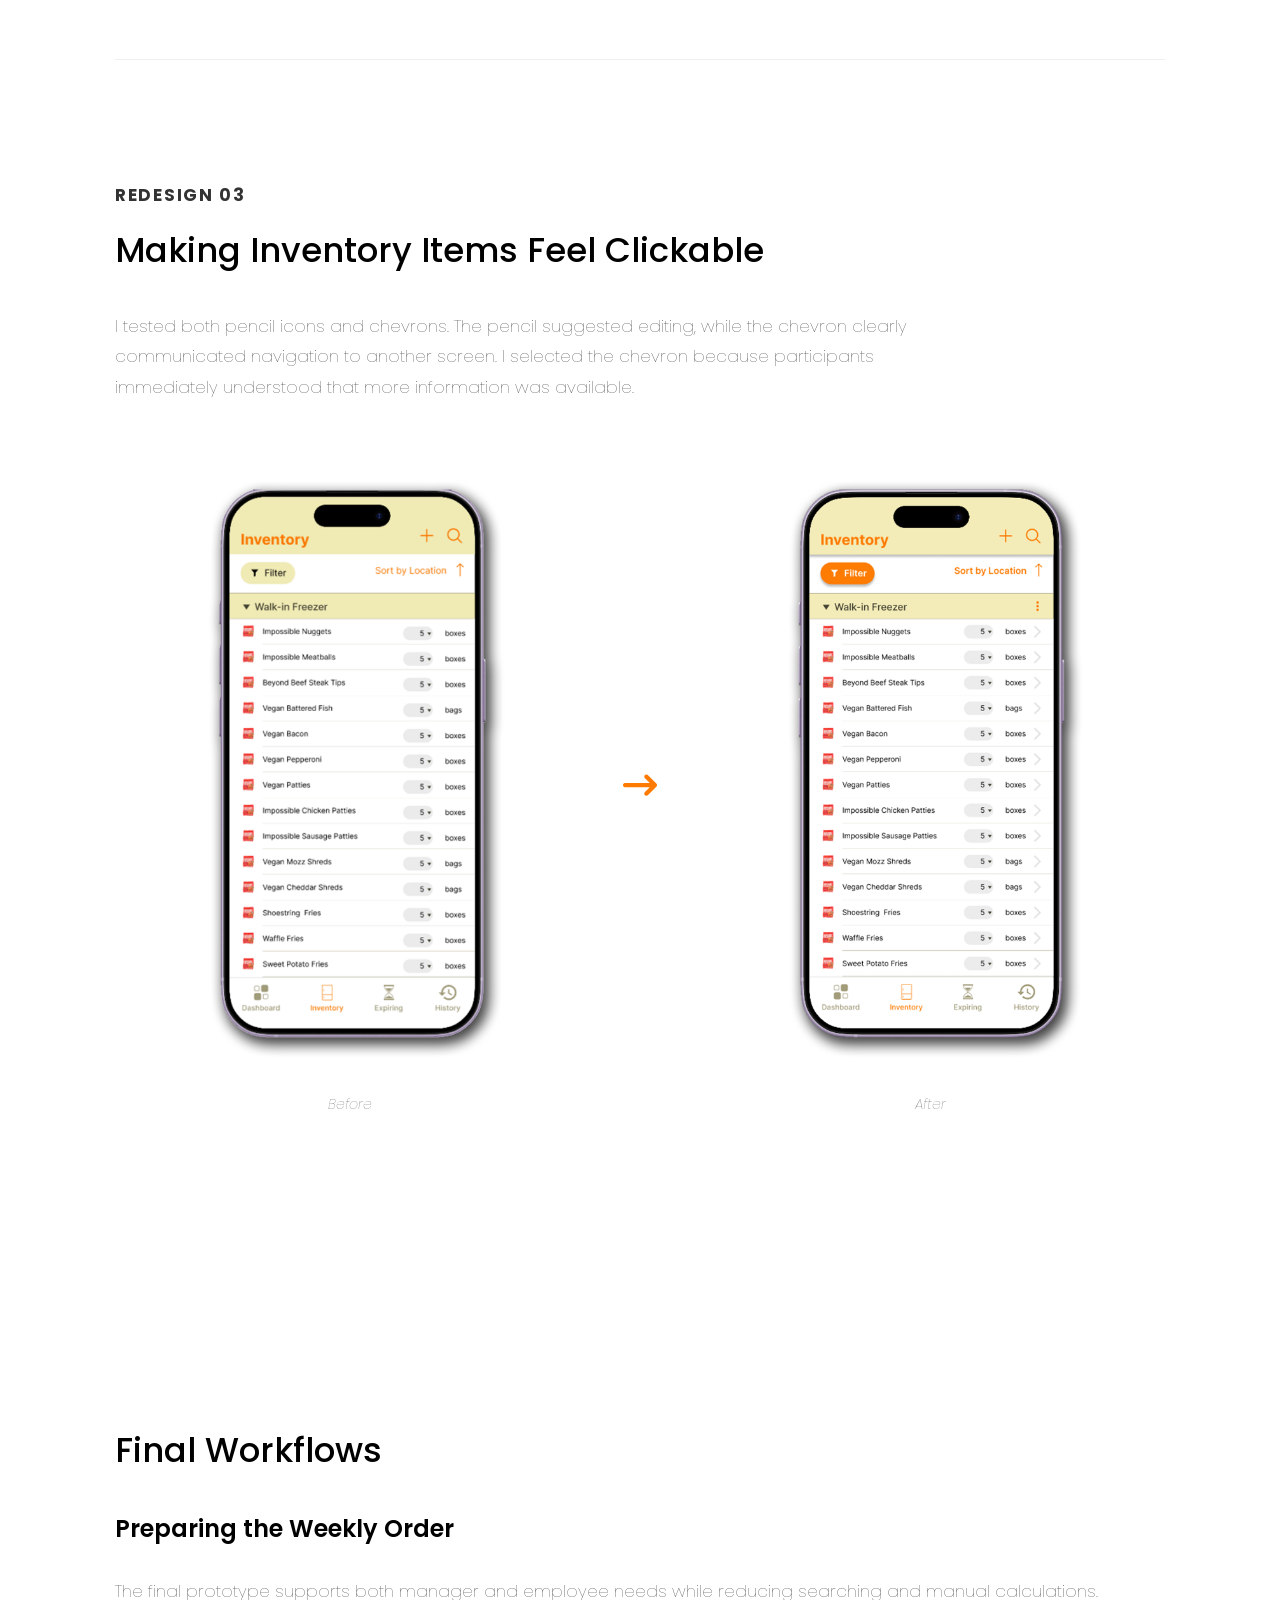
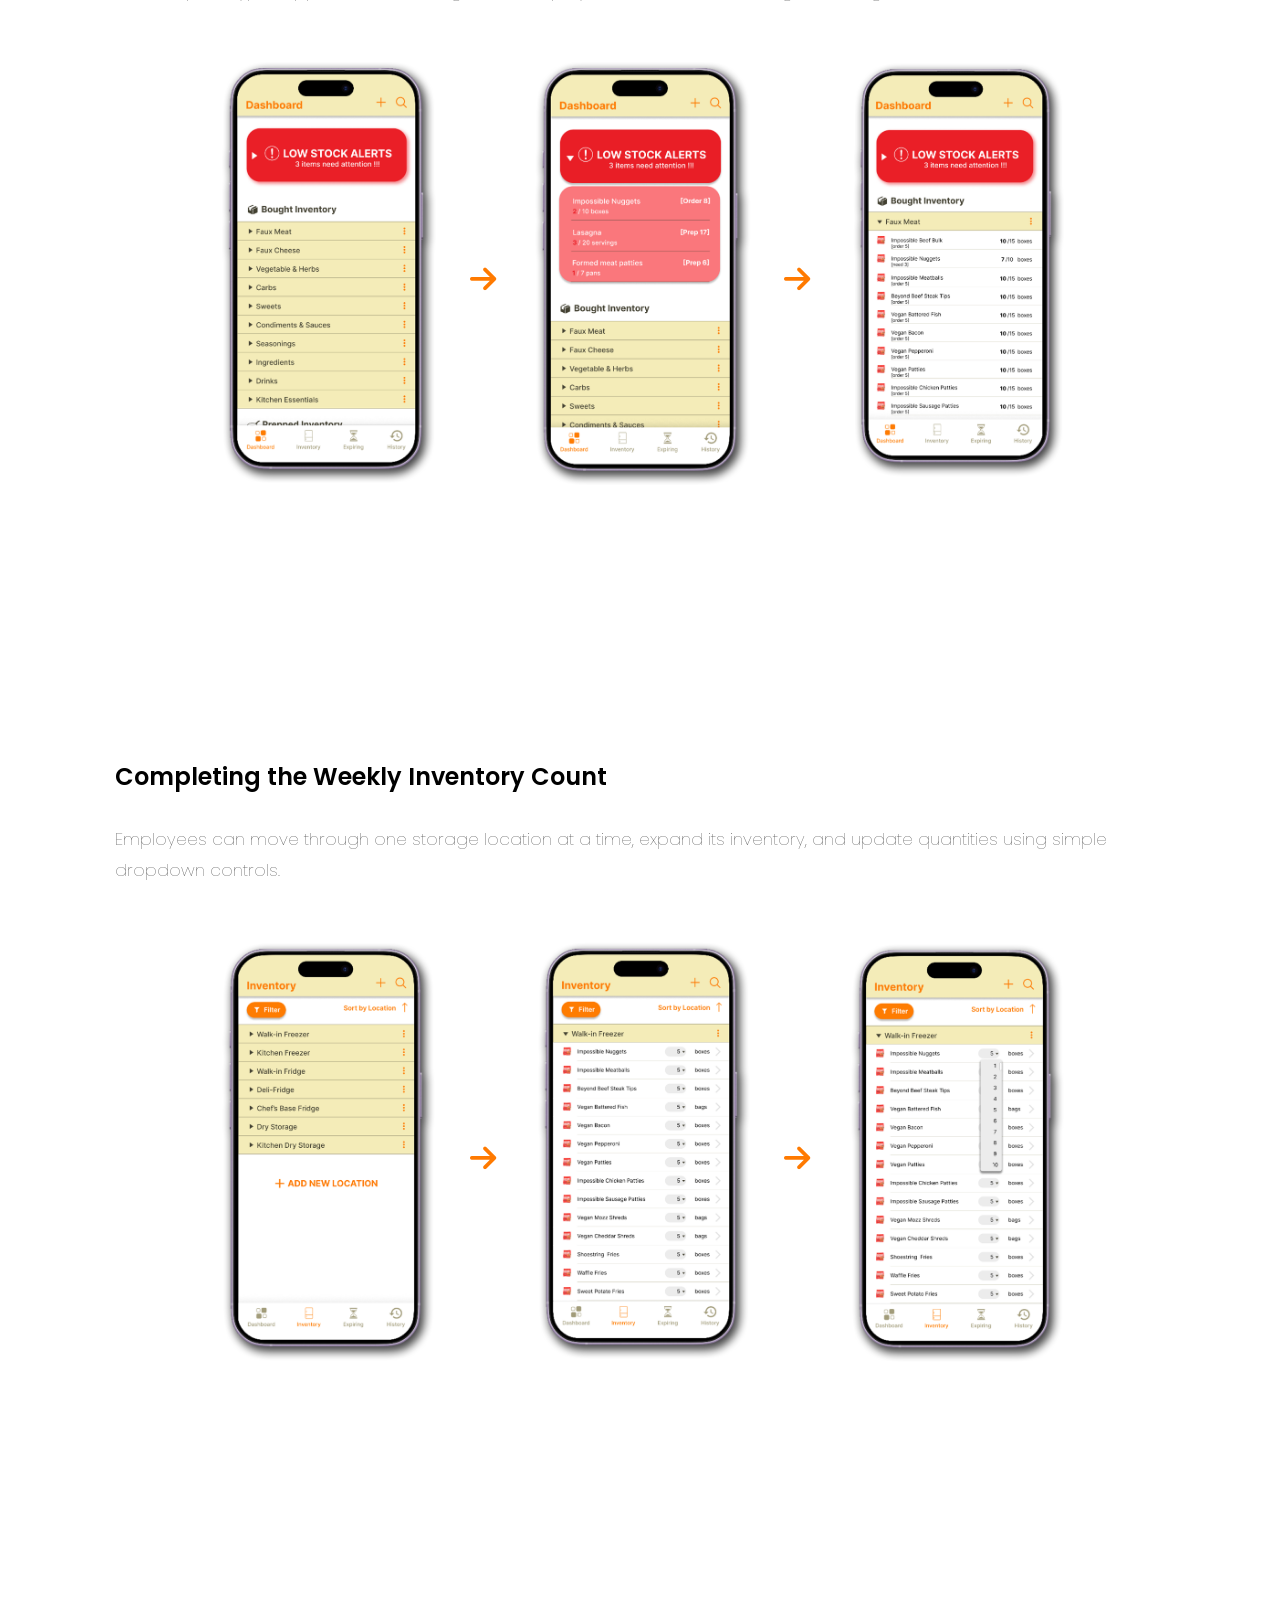
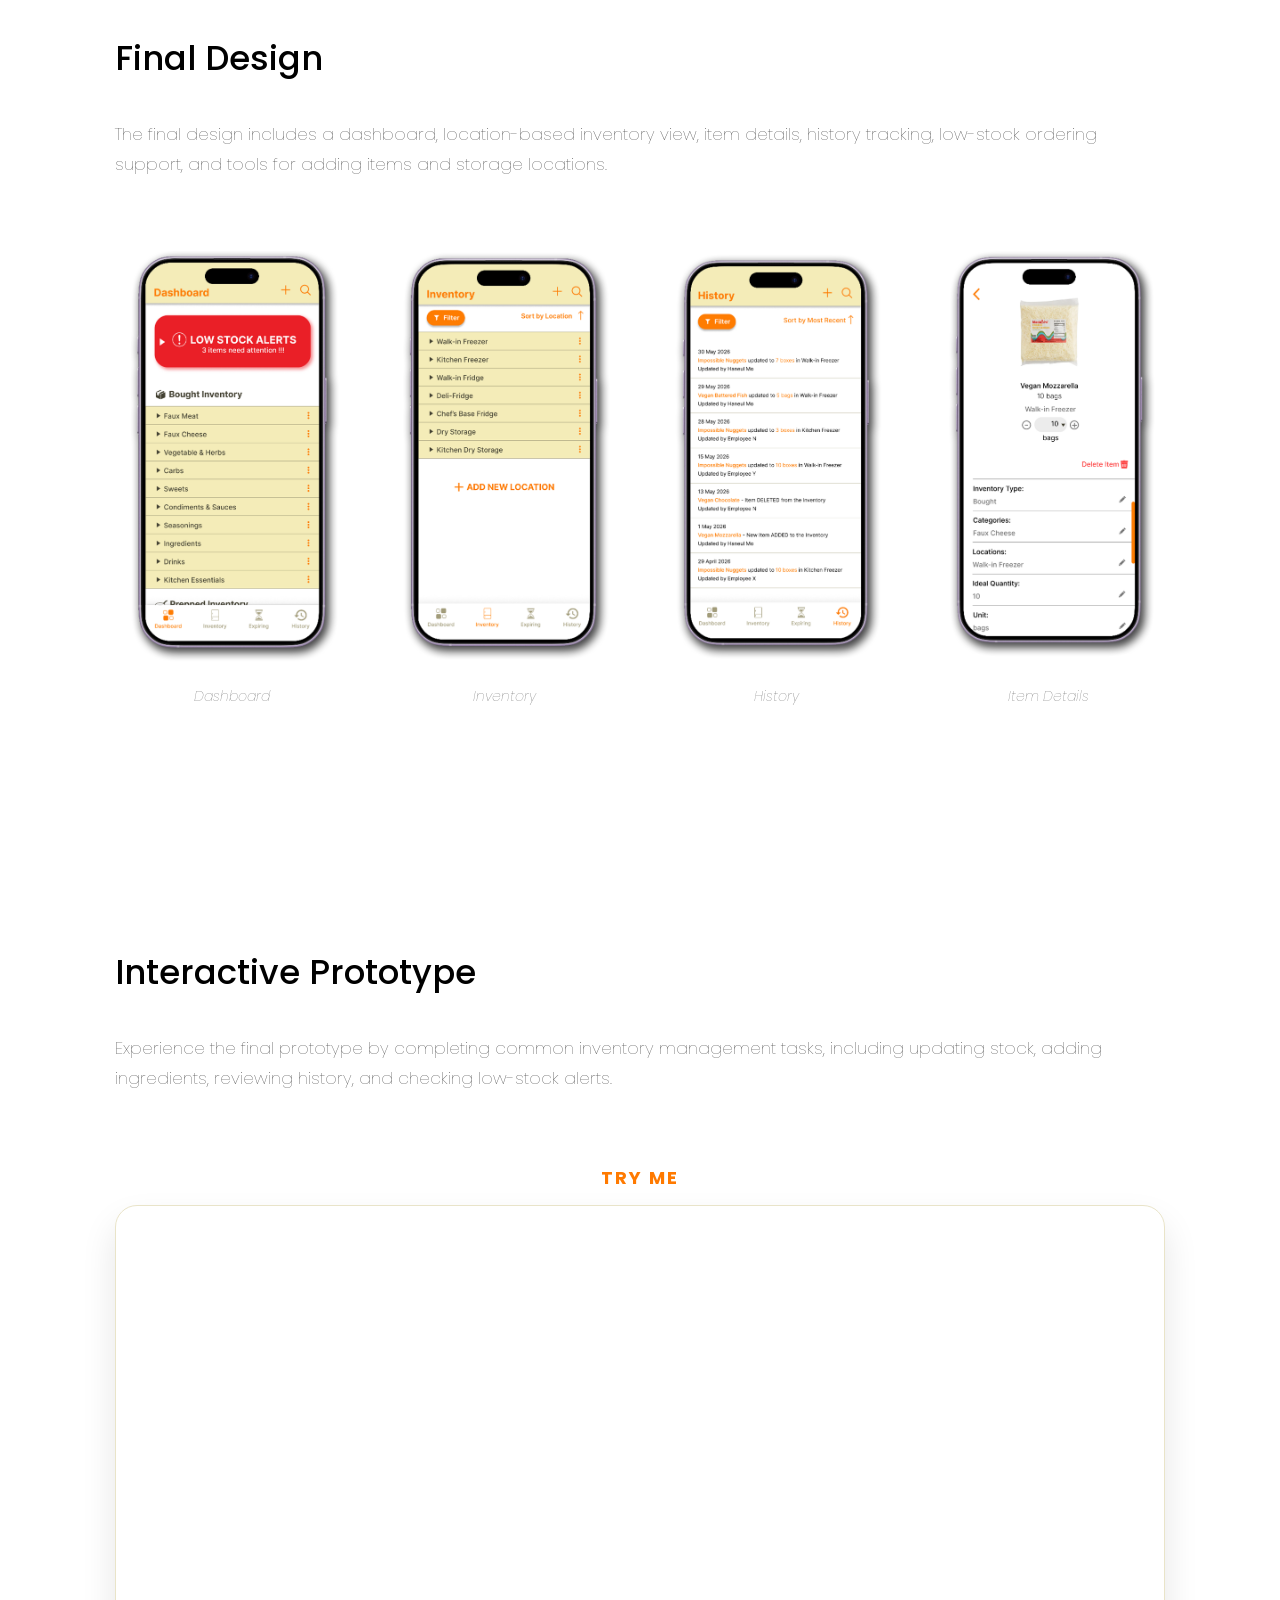
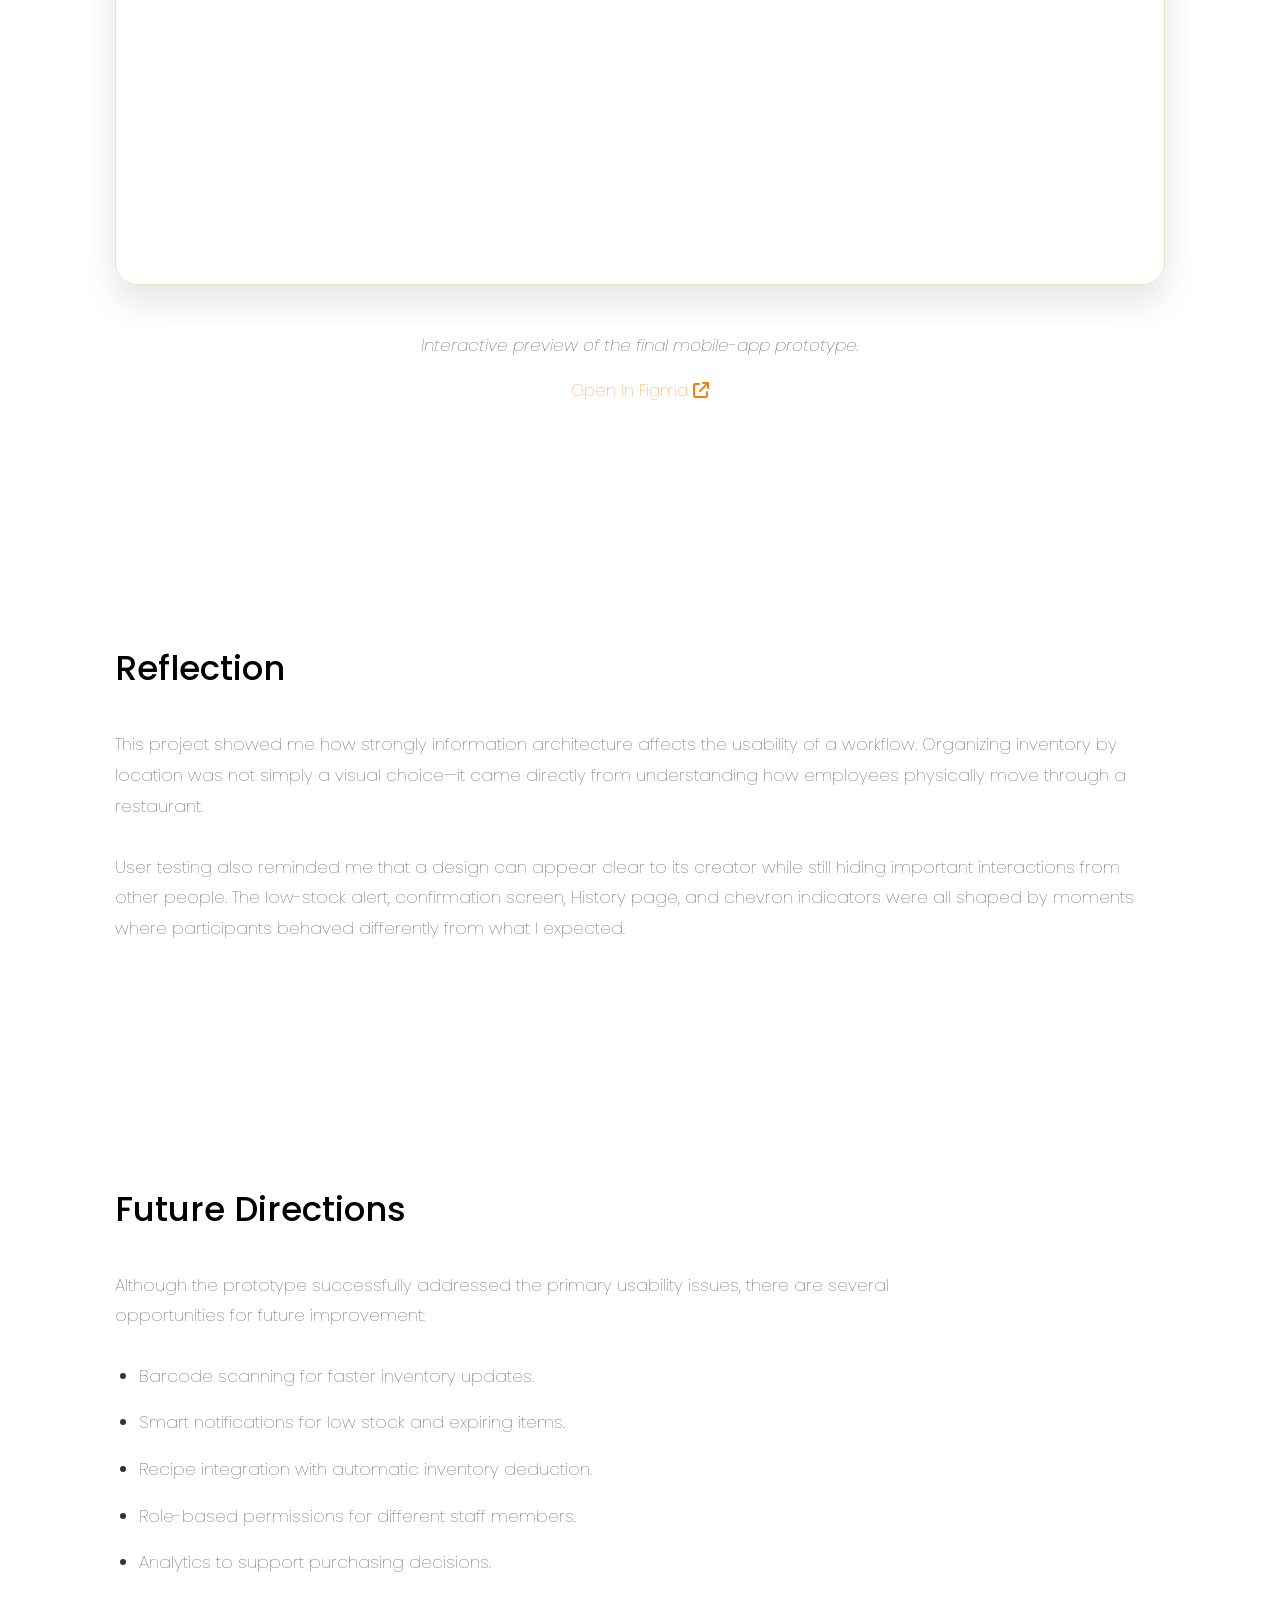
<file: vals-kitchen-split.html>
<!DOCTYPE html>
<html lang="en">
<head>
  <link rel="stylesheet" href="https://cdnjs.cloudflare.com/ajax/libs/font-awesome/6.7.2/css/all.min.css">
  <link rel="preconnect" href="https://fonts.googleapis.com">
  <link rel="preconnect" href="https://fonts.gstatic.com" crossorigin>
  <link href="https://fonts.googleapis.com/css2?family=Poppins:wght@300;400;500;600;700;800&display=swap" rel="stylesheet">

  <meta charset="UTF-8">
  <meta name="viewport" content="width=device-width, initial-scale=1.0">
  <title>Val's Vegan Kitchen | Haneul Mo</title>
  <link rel="icon" type="image/png" href="images/favicon.png">
  <link rel="stylesheet" href="style.css">
  <link rel="stylesheet" href="vals-kitchen.css">
</head>

<body class="vals-page">
  <header class="navbar">
    <a href="index.html" class="logo">Haneul Mo</a>

    <nav>
      <a href="index.html">Home</a>
      <a href="project.html" class="active">Projects</a>
      <a href="me.html">Me?</a>
      <a href="littlethings.html">Little Things</a>
    </nav>

    <div class="hamburger">
      <i class="fa-solid fa-bars"></i>
    </div>
  </header>

  <main class="case-page">

    <!-- HERO -->
    <section class="case-hero vals-hero">
      <div>
        <p class="vals-kicker">MOBILE INVENTORY MANAGEMENT APP</p>
        <h1>Val's Vegan Kitchen</h1>
        <h2>UX/UI Design & Usability Testing</h2> 
      </div>

      <img src="images/vals-hero.png" alt="Val's Vegan Kitchen inventory app mockup">
    </section>

    <!-- ROLE / TOOLS / TIMELINE -->
    <section class="case-info">
      <div>
        <h3>Role</h3>
        <p>UX/UI Designer</p>
      </div>

      <div>
        <h3>Tools</h3>
        <p>Figma, Adobe Photoshop</p>
      </div>

      <div>
        <h3>Context</h3>
        <p>COGS 187A · Mobile App Project</p>
      </div>
    </section>

    <!-- FULL-WIDTH PREVIEW -->
    <section class="case-preview vals-preview">
      <img src="images/vals-preview.png" alt="Preview of Val's Vegan Kitchen app screens">
      <p>
        Pictured above: a quick look at the dashboard, inventory, item details, and history screens.
      </p>
    </section>

    <!-- OVERVIEW -->
    <section class="case-section">
      <h2>Overview</h2>
      <p>
        Val's Vegan Kitchen needed a mobile inventory management experience that could
        support both restaurant managers and kitchen staff across multiple storage
        locations and food categories.
        <br><br>
        The goal was to make common tasks—such as updating quantities, preparing weekly
        orders, adding new ingredients, and reviewing inventory history—quick and
        understandable in a fast-paced restaurant environment.
      </p>
    </section>

    <!-- PROBLEM -->
    <section class="case-section problem-card vals-problem">
      <h2>Problem</h2>
      <p>
        Restaurant inventory work is repetitive and time-sensitive. Employees move through
        walk-in freezers, refrigerators, and dry-storage areas while counting items, while
        managers need to quickly identify shortages and prepare orders.
        <br><br>
        The app needed to help users:
      </p>

      <ul>
        <li>update quantities after deliveries and weekly counts</li>
        <li>identify low-stock items and calculate how much to order</li>
        <li>add new ingredients and assign them to the correct location</li>
        <li>review update history when inventory does not match</li>
        <li>understand current quantity versus ideal quantity at a glance</li>
      </ul>
    </section>

    <!-- CORE WORKFLOWS -->
    <section class="case-section">
      <h2>Core User Workflows</h2>
      <p>
        I designed the project around four realistic restaurant scenarios.
      </p>

      <div class="vals-workflow-grid">
        <article class="vals-workflow-card">
          <i class="fa-solid fa-box-open"></i>
          <h3>Update a Delivery</h3>
          <p>Find an item, increase its quantity, save the change, and record the update.</p>
        </article>

        <article class="vals-workflow-card">
          <i class="fa-solid fa-cart-shopping"></i>
          <h3>Prepare an Order</h3>
          <p>Identify low-stock items and compare current quantities with ideal stock.</p>
        </article>

        <article class="vals-workflow-card">
          <i class="fa-solid fa-plus"></i>
          <h3>Add an Ingredient</h3>
          <p>Create a new item and assign its category, location, quantity, and unit.</p>
        </article>

        <article class="vals-workflow-card">
          <i class="fa-solid fa-clock-rotate-left"></i>
          <h3>Check History</h3>
          <p>Investigate when an item was last updated and who made the change.</p>
        </article>
      </div>
    </section>

    <!-- INFORMATION ARCHITECTURE DECISION -->
    <section class="case-section">
      <h2>Design Challenge</h2>
      <p>
        One of my biggest decisions was whether the inventory should be organized by
        food category or by storage location.
      </p>

      <div class="vals-decision-grid">
        <article class="vals-decision-card">
          <span class="vals-choice-label">OPTION 1</span>
          <h3>Organize by Category</h3>
          <ul>
            <li>useful when reviewing similar foods together</li>
            <li>helpful for managers preparing purchase orders</li>
            <li>requires staff to move back and forth between storage areas</li>
          </ul>
        </article>

        <article class="vals-decision-card chosen">
          <span class="vals-choice-label">CHOSEN DEFAULT</span>
          <h3>Organize by Location</h3>
          <ul>
            <li>matches how staff physically conduct inventory counts</li>
            <li>reduces unnecessary navigation</li>
            <li>allows employees to finish one storage area at a time</li>
          </ul>
        </article>
      </div>
      <br><br>
      <p>
        I selected location as the default view because it better supports the real-world
        counting process. A sorting option still allows managers to switch to category view
        when needed.
      </p>
    </section>

    <!-- COMPETITIVE ANALYSIS -->
    <section class="case-section">
      <h2>Competitive Analysis</h2>
      <p>
        I reviewed Pantry Check, Your Food, KitchenPal, and SubVentory to understand how
        existing inventory products organize information, communicate stock levels, and
        support common inventory tasks.
      </p>

      <div class="analysis-grid vals-analysis-grid">
        <div class="analysis-card vals-analysis-card">
          <h3>What Worked</h3>
          <ul>
            <li>confirmation feedback after completing actions</li>
            <li>simple quantity controls</li>
            <li>history and timeline views</li>
            <li>clear visual indicators for clickable rows</li>
          </ul>
        </div>

        <div class="analysis-card vals-analysis-card">
          <h3>Opportunities</h3>
          <ul>
            <li>better support for location-based restaurant workflows</li>
            <li>more visible low-stock information</li>
            <li>clearer current-versus-ideal quantities</li>
            <li>easier access to item details and update history</li>
          </ul>
        </div>
      </div>
    </section>

    <!-- INITIAL DESIGNS -->
    <section class="case-section">
      <h2>Initial Designs</h2>
      <p>
        The first prototype included a dashboard with low-stock alerts, an inventory page
        organized by location, and an Add Item form using dropdowns to reduce input errors.
      </p>

      <div class="vals-screen-pair">
        <figure>
          <img src="images/vals-initial-dashboard.png" alt="Initial dashboard design">
          <figcaption>Initial Dashboard</figcaption>
        </figure>

        <figure>
          <img src="images/vals-initial-add-item.png" alt="Initial add item design">
          <figcaption>Initial Add Item Screen</figcaption>
        </figure>
      </div>
    </section>

    <!-- USER TESTING -->
    <section class="case-section vals-testing-section">
      <div class="vals-testing-copy">
        <h2>User Testing</h2>
        <p>
          I conducted think-aloud usability testing with four participants. Each participant
          completed one restaurant scenario while I observed where they clicked, hesitated,
          became confused, and whether they could finish without assistance.
        </p>

        <div class="vals-testing-stats">
          <div><strong>4</strong><span>Participants</span></div>
          <div><strong>4</strong><span>Task Scenarios</span></div>
          <div><strong>3</strong><span>Major Issues</span></div>
        </div>
      </div>

      <img src="images/vals-testing.png" alt="Usability testing scenarios and notes">
    </section>

    <!-- KEY FINDINGS -->
    <section class="case-section">
      <h2>Key Findings</h2>

      <div class="vals-findings">
        <article class="vals-finding">
          <span>01</span>
          <div>
            <h3>Low-stock alerts were easy to overlook.</h3>
            <p>
              A participant scanned the dashboard for several seconds and opened a category
              before noticing the alert area.
            </p>
          </div>
        </article>

        <article class="vals-finding">
          <span>02</span>
          <div>
            <h3>Users wanted confirmation after saving.</h3>
            <p>
              Participants were unsure whether a quantity update or newly added item had
              been successfully saved.
            </p>
          </div>
        </article>

        <article class="vals-finding">
          <span>03</span>
          <div>
            <h3>Inventory rows did not appear clickable.</h3>
            <p>
              A participant searched through the bottom navigation because they did not
              realize an inventory item opened a detailed page.
            </p>
          </div>
        </article>
      </div>
    </section>

    <!-- REDESIGN 1 -->
    <section class="case-section vals-redesign">
      <div class="vals-redesign-copy">
        <p class="vals-section-label">REDESIGN 01</p>
        <h2>Making Low-Stock Alerts More Visible</h2>
        <p>
          The original alert used a color palette similar to the rest of the dashboard, so it
          blended into the page. I changed it to a stronger red, increased spacing around it,
          and strengthened the visual hierarchy so urgent items receive immediate attention.
        </p>
      </div>

      <div class="vals-before-after">
        <figure>
          <img src="images/vals-low-stock-before.png" alt="Initial low stock alert design">
          <figcaption>Before</figcaption>
        </figure>

        <i class="fa-solid fa-arrow-right-long"></i>

        <figure>
          <img src="images/vals-low-stock-after.png" alt="Redesigned low stock alert">
          <figcaption>After</figcaption>
        </figure>
      </div>
    </section>

    <!-- REDESIGN 2 -->
    <section class="case-section vals-redesign">
      <div class="vals-redesign-copy">
        <p class="vals-section-label">REDESIGN 02</p>
        <h2>Providing Clear Confirmation Feedback</h2>
        <p>
          The original workflow ended on the Add Item screen after the user tapped Save.
          I added a success screen that confirms the action and provides a direct path to
          the newly created item's details.
        </p>
      </div>

      <div class="vals-three-screen">
        <figure>
          <img src="images/vals-add-item.png" alt="Add item screen">
          <figcaption>Add Item</figcaption>
        </figure>

        <figure>
          <img src="images/vals-confirmation.png" alt="Item added confirmation screen">
          <figcaption>Confirmation</figcaption>
        </figure>

        <figure>
          <img src="images/vals-item-details.png" alt="Item details screen">
          <figcaption>Item Details</figcaption>
        </figure>
      </div>
    </section>

    <!-- REDESIGN 3 -->
    <section class="case-section vals-redesign">
      <div class="vals-redesign-copy">
        <p class="vals-section-label">REDESIGN 03</p>
        <h2>Making Inventory Items Feel Clickable</h2>
        <p>
          I tested both pencil icons and chevrons. The pencil suggested editing, while the
          chevron clearly communicated navigation to another screen. I selected the chevron
          because participants immediately understood that more information was available.
        </p>
      </div>

      <div class="vals-before-after">
        <figure>
          <img src="images/vals-inventory-before.png" alt="Inventory list without chevrons">
          <figcaption>Before</figcaption>
        </figure>

        <i class="fa-solid fa-arrow-right-long"></i>

        <figure>
          <img src="images/vals-inventory-after.png" alt="Inventory list with chevrons">
          <figcaption>After</figcaption>
        </figure>
      </div>
    </section>

    <!-- FINAL WORKFLOWS -->
    <section class="case-section">
      
     
    <div class="vals-final-workflow">
      <h2>Final Workflows</h2>
     <h3>Preparing the Weekly Order</h3>
      <p>
        The final prototype supports both manager and employee needs while reducing
        searching and manual calculations.
      </p>

      <div class="workflow-images">

    <img src="images/dashboard1.png">

    <span class="workflow-arrow">
        <i class="fa-solid fa-arrow-right"></i>
    </span>

    <img src="images/dashboard2.png">

    <span class="workflow-arrow">
        <i class="fa-solid fa-arrow-right"></i>
    </span>

    <img src="images/dashboard3.png">

</div>
</div>
<br><br><br><br><br><br><br>
<div class="vals-final-workflow">

        <h3>Completing the Weekly Inventory Count</h3>

        <p>
          Employees can move through one storage location at a time, expand its inventory,
          and update quantities using simple dropdown controls.
        </p>
    <div class="workflow-images">

    <img src="images/dashboard4.png">

    <span class="workflow-arrow">
        <i class="fa-solid fa-arrow-right"></i>
    </span>

    <img src="images/dashboard5.png">

    <span class="workflow-arrow">
        <i class="fa-solid fa-arrow-right"></i>
    </span>

    <img src="images/dashboard6.png">

    </div>
    </div>
    </div>
    </section>

    <!-- FINAL DESIGN -->
    <section class="case-section">
      <h2>Final Design</h2>
      <p>
        The final design includes a dashboard, location-based inventory view, item details,
        history tracking, low-stock ordering support, and tools for adding items and storage
        locations.
      </p>

      <div class="vals-final-grid">
        <figure>
          <img src="images/vals-final-dashboard.png" alt="Final dashboard design">
          <figcaption>Dashboard</figcaption>
        </figure>

        <figure>
          <img src="images/vals-final-inventory.png" alt="Final inventory design">
          <figcaption>Inventory</figcaption>
        </figure>

        <figure>
          <img src="images/vals-final-history.png" alt="Final history design">
          <figcaption>History</figcaption>
        </figure>

        <figure>
          <img src="images/vals-final-details.png" alt="Final item details design">
          <figcaption>Item Details</figcaption>
        </figure>
      </div>
    </section>

    <!-- PROTOTYPE -->
    <section class="case-section">
      <h2>Interactive Prototype</h2>
      <p>
        Experience the final prototype by completing common inventory management tasks, 
        including updating stock, adding ingredients, reviewing history, and checking low-stock alerts.
      </p>

      <h3 class="try-me vals-try-me">TRY ME</h3>

      <div class="vals-prototype-embed">
        <iframe
          src="https://www.figma.com/embed?embed_host=share&url=https://www.figma.com/proto/ChVf4vKAq27nUnBiHlFRaG/Val-s-Vegan-Kitchen---Portfolio-Prototype?node-id=0-1&t=dveMmmSdZzSPiCNk-1"
          title="Val's Vegan Kitchen Figma prototype">
        </iframe>
      </div>

      <p class="image-caption">
        Interactive preview of the final mobile-app prototype.
      </p>

      <div class="live-site">
        <a href="https://www.figma.com/proto/ChVf4vKAq27nUnBiHlFRaG/Val-s-Vegan-Kitchen---Portfolio-Prototype?node-id=0-1&t=dveMmmSdZzSPiCNk-1" target="_blank" class="visit-btn1 vals-prototype-link">
          Open in Figma
          <i class="fa-solid fa-arrow-up-right-from-square"></i>
        </a>
      </div>
    </section>

    <!-- REFLECTION -->
    <section class="case-section">
      <h2>Reflection</h2>
      <p>
        This project showed me how strongly information architecture affects the usability
        of a workflow. Organizing inventory by location was not simply a visual choice—it
        came directly from understanding how employees physically move through a restaurant.
        <br><br>
        User testing also reminded me that a design can appear clear to its creator while
        still hiding important interactions from other people. The low-stock alert,
        confirmation screen, History page, and chevron indicators were all shaped by moments
        where participants behaved differently from what I expected.
      </p>
    </section>

    <!-- FUTURE DIRECTIONS -->
  <section class="case-section vals-future">
  <h2>Future Directions</h2>

  <p>
    Although the prototype successfully addressed the primary usability issues,
    there are several opportunities for future improvement:
  </p>

  <ul>
    <li>Barcode scanning for faster inventory updates.</li>
    <li>Smart notifications for low stock and expiring items.</li>
    <li>Recipe integration with automatic inventory deduction.</li>
    <li>Role-based permissions for different staff members.</li>
    <li>Analytics to support purchasing decisions.</li>
  </ul>
</section>

    <!-- CASE NAVIGATION -->
    <section class="case-navigation">
      <div class="nav-links">
        <a href="project.html" class="text-link">
          <i class="fa-solid fa-arrow-left"></i>
          All Projects
        </a>

        <a href="#" class="text-link">
          Next Project
          <i class="fa-solid fa-arrow-right"></i>
        </a>
      </div>
    </section>
  </main>

  <footer id="contact">
    <p>© 2026 by Haneul Mo</p>

    <div class="footer-info">
      <div>
        <h4>Email</h4>
        <p>littlemo.artstudio@gmail.com</p>
      </div>

      
        <div>
    <h4>Follow</h4>

    <div class="social-icons">
       <!-- <a href="https://github.com/YOURUSERNAME" target="_blank">
            <i class="fa-brands fa-github"></i>
        </a>

        <a href="https://linkedin.com/in/YOURUSERNAME" target="_blank">
            <i class="fa-brands fa-linkedin-in"></i>
        </a> -->

        <a href="https://instagram.com/littlemo_art" target="_blank">
            <i class="fa-brands fa-instagram"></i>
        </a>

        <a href="https://tiktok.com/@littlemo_art" target="_blank">
            <i class="fa-brands fa-tiktok"></i>
        </a>
    </div>
</div>
      
    </div>
  </footer>

  <script src="script.js"></script>
</body>
</html>
</file>
<file: style.css>
* {
  margin: 0;
  padding: 0;
  box-sizing: border-box;
}

body {
  font-family: 'Poppins', sans-serif;
  color: #000;
  background: #fff;
}

a {
  text-decoration: none;
  color: inherit;
}

img {
  display: block;
  max-width: 100%;
}

/* STICKY NAV */

.navbar {
  position: sticky;
  top: 0;
  z-index: 1000;

  width: 100%;
  height: 100px;
  padding: 0 55px;

  display: flex;
  justify-content: space-between;
  align-items: center;

  background: #fff;
}

.logo {
  font-size: 20px;
  font-weight: 700;
}

nav {
  display: flex;
  gap: 24px;
}

nav a {
  font-size:14px;
  font-weight:300;
  letter-spacing:.5px;
  text-transform: uppercase;
}

nav a.active,
nav a:hover {
  color: #ff5f82;
}

/* HOME HERO */

.hero {
  min-height: calc(100vh - 100px);
  padding-bottom: 95px;

  display: flex;
  justify-content: center;
  align-items: center;

  background: linear-gradient(
    to right,
    #e6dace 0%,
    #e6dace 38%,
    #ffffff 38%,
    #ffffff 100%
  );
}

/* HOME CARD */

.hero-card {
  width: 950px;
  max-width: 90%;
  height: 500px;

  background: #f4ece6;

  display: grid;
  grid-template-columns: 38% 62%;

  padding: 80px 100px;

  box-shadow: 0 28px 45px rgba(0, 0, 0, 0.15);

  position: relative;
}

/* LEFT SIDE */

.profile-side {
  text-align: center;
}

.profile-side img {
  width: 200px;
  height: 200px;
  object-fit: cover;
  border-radius: 50%;
  margin: 50px auto 0;
}

.profile-side h2 {
  margin-top: 38px;
  font-size: 25px;
  font-weight: 800;
}

.pink-line {
  width: 63px;
  height: 2px;
  background: #ff5f82;
  margin: 28px auto 0;
}

/* RIGHT SIDE */

.intro-side {
  padding-left: 55px;
}

.intro-side h1 {
  font-size: 20px;
  font-weight: 500;
  margin-bottom: 26px;
  margin-top: 50px;
}

.intro-side p {
  font-size: 16px;
  line-height: 1.6;
  max-width: 500px;
  margin-bottom: 30px;
}

.buttons {
  display: flex;
  gap: 20px;
  margin-top: 45px;
}

.btn {
  width: 170px;
  height: 40px;
  border-radius: 999px;

  display: flex;
  align-items: center;
  justify-content: center;

  font-size: 16px;
  font-weight: 500;
}

.muted {
  background: #ff5f82;
  color: #fff;
  border: 1.5px solid #ff5f82;
  transition: all 0.25s ease;
}

.muted:hover {
  background: #fff;
  color: #ff5f82;
  border-color: #ff5f82;
}

.outline {
  border: 1.5px solid #000;
  color: #000;
}

.outline:hover {
  background: #000;
  color: #fff;
}

/* SOCIAL BAR UNDER CARD */

.card-footer {
  position: absolute;
  left: 0;
  bottom: -65px;

  width: 100%;
  height: 65px;

  background: #fff;

  display: flex;
  justify-content: center;
  align-items: center;
  gap: 28px;

  box-shadow: 0 18px 35px rgba(0, 0, 0, 0.12);
}

.card-footer a {
  font-size: 20px;
  color: #222;
  transition: 0.25s;
}

.card-footer a:hover {
  color: #ff5f82;
  transform: translateY(-2px);
}

/* FOOTER */

footer {
  width: 100%;
  min-height: 130px;

  display: flex;
  justify-content: space-between;
  align-items: center;

  padding: 35px 70px;

  background: #fff;
  border-top: 1px solid #ececec;
}

footer > p {
  font-size: 14px;
  color: #444;
}

.footer-info {
  display: flex;
  gap: 80px;
  text-align: center;
}

.footer-info h4 {
  font-size: 14px;
  font-weight: 600;
  margin-bottom: 8px;
}

.footer-info p {
  font-size: 14px;
  color: #555;
  line-height: 1.4;
}

.social-icons {
  display: flex;
  justify-content: center;
  gap: 18px;
}

.social-icons a {
  font-size: 18px;
  color: #222;
  transition: 0.25s;
}

.social-icons a:hover {
  color: #ff5f82;
  transform: translateY(-2px);
}

/* HAMBURGER */

.hamburger {
  display: none;
  font-size: 24px;
  cursor: pointer;
}

/* PROJECT PAGE */

.projects-page {
  min-height: calc(100vh - 150px);
  padding: 90px 8% 120px;
  background: #fff;
}

.project-grid {
  width: min(1250px, 100%);
  margin: 0 auto;

  display: grid;
  grid-template-columns: repeat(2, 1fr);
  gap: 48px 34px;
}

.project-tile {
  position: relative;
  height: 335px;

  display: block;
  overflow: hidden;

  border-radius: 18px;
}

.project-tile img {
  width: 100%;
  height: 100%;
  object-fit: cover;

  transition: 0.35s ease;
}

.project-overlay {
  position: absolute;
  inset: 0;

  background: rgba(0, 0, 0, 0.45);

  display: flex;
  flex-direction: column;
  justify-content: center;
  align-items: center;

  color: #fff;
  text-align: center;

  opacity: 0;
  transition: 0.35s ease;
}

.project-overlay h2 {
  font-size: 24px;
  font-weight: 700;
}

.project-overlay p {
  font-size: 14px;
  margin-top: 4px;
}

.project-tile:hover img {
  transform: scale(1.04);
}

.project-tile:hover .project-overlay {
  opacity: 1;
}

/* IN A BOX PAGE */

.case-page {
  width: 100%;
  margin: 0;
}

/* GREEN HERO SECTION */

.case-hero {
  width: 100%;
  min-height: 610px;

  background: #F7FFEC;

  display: grid;
  grid-template-columns: 1fr 1fr;
  align-items: center;
  gap: 80px;

  padding: 0 13%;
  margin-top:24px;
}

.case-hero h1 {
  font-size: 60px;
  font-weight: 600;
  line-height: 1.1;
  margin-bottom: 18px;
}

.case-hero h2 {
  font-size: 25px;
  font-weight: 600;
  line-height: 1.3;
  margin-bottom: 12px;
}

.case-hero p {
  font-size: 16px;
  font-weight: 500;
}

.case-hero img {
  width: 100%;
  max-width: 560px;
  margin: 0 auto;
}

/* CASE STUDY CONTENT */

.case-info {
  width: min(1200px, 70%);
  margin: 70px auto;

  display: grid;
  grid-template-columns: repeat(3, 1fr);
  text-align: center;
  gap: 100px;
}

.case-info h3 {
  font-size: 20px;
  font-weight: 600;
  text-transform: uppercase;
  margin-bottom: 18px;
}

.case-info p {
  font-size: 16px;
  line-height: 1.7;
  color: #222;
}

.case-section {
  font-weight: 100;
  width: min(1050px, 88%);
  margin: auto;
  padding:120px 0;
}

.case-section h2 {
  font-weight: 500;
  font-size: 34px;
  margin-bottom: 35px;
}

.case-section p,
.case-section li {
  font-size: 17px;
  line-height: 1.8;
  color: #333;
}

.problem-card {
  padding: 50px;
  border: 2px solid #e2ffba;
  background-color: #f7ffec;
  border-radius: 24px;
  box-shadow: 0 10px 24px rgba(0, 0, 0, 0.08);
}

.problem-card ul {
  margin-top: 22px;
  padding-left: 24px;
}

.website-embed {
  margin-top: 35px;
  width: 100%;
  height: 540px;
  border-radius: 20px;
  overflow: hidden;
  box-shadow: 0 18px 35px rgba(0, 0, 0, 0.14);
}

.website-embed iframe {
  width: 100%;
  height: 100%;
  border: none;
}

.visit-btn {
  display: inline-flex;
  margin-top: 24px;
  padding: 12px 28px;
  border-radius: 999px;
  background: #ff5f82;
  color: white;
  font-weight: 500;
  border: 1.5px solid #ff5f82;
}

.visit-btn:hover {
  background: white;
  color: #ff5f82;
}

/* TABLET */

@media (max-width: 1100px) {
  .hero {
    padding: 70px 0 130px;
  }

  .hero-card {
    width: 85%;
    min-width: 0;
    height: auto;
    grid-template-columns: 1fr;
    text-align: center;
    padding: 60px 40px 120px;
  }

  .intro-side {
    padding-left: 0;
    margin-top: 50px;
  }

  .intro-side p {
    margin-left: auto;
    margin-right: auto;
  }

  .buttons {
    justify-content: center;
  }

  .card-footer {
    bottom: 0;
  }

  .case-hero {
    padding: 80px 8%;
    gap: 50px;
  }

  .case-hero h1 {
    font-size: 52px;
  }

  .case-hero h2 {
    font-size: 24px;
  }
}

/* PROJECT PAGE RESPONSIVE */

@media (max-width: 800px) {
  .projects-page {
    padding: 60px 7% 90px;
  }

  .project-grid {
    grid-template-columns: 1fr;
    gap: 32px;
  }

  .project-tile {
    height: 260px;
  }

  .case-hero {
    grid-template-columns: 1fr;
    text-align: center;
    min-height: auto;
    padding: 80px 8%;
  }

  .case-hero img {
    max-width: 470px;
  }

  .case-info {
    grid-template-columns: 1fr;
    gap: 35px;
    margin: 70px auto 90px;
  }

  .problem-card {
    padding: 32px 24px;
  }

  .website-embed {
    height: 420px;
  }
}

/* MOBILE */

@media (max-width: 650px) {
  .navbar {
    height: auto;
    padding: 22px 25px;
    flex-direction: row;
    justify-content: space-between;
  }

  .logo {
    font-size: 24px;
  }

  .hamburger {
    display: block;
  }

  nav {
    position: absolute;
    top: 75px;
    right: 25px;

    display: none;
    flex-direction: column;
    gap: 18px;

    width: 190px;
    padding: 22px;

    background: #fff;
    box-shadow: 0 18px 35px rgba(0, 0, 0, 0.12);
    border-radius: 0 0 18px 18px;
  }

  nav.show {
    display: flex;
  }

  nav a {
    font-size: 13px;
    text-align: right;
  }

  .hero {
    min-height: auto;
    padding: 0 0 45px;
    background: #e6dace;
  }

  .hero-card {
    width: 85%;
    max-width: 360px;
    height: auto;
    min-height: 580px;

    grid-template-columns: 1fr;

    padding: 0 32px 90px;

    text-align: center;
  }

  .profile-side img {
    display: block;
    width: 170px;
    height: 170px;
    margin: 28px auto 0;
  }

  .profile-side h2 {
    font-size: 24px;
    margin-top: 8px;
  }

  .pink-line {
    margin: 22px auto 0;
  }

  .intro-side {
    padding-left: 0;
    margin-top: 75px;
  }

  .intro-side h1 {
    font-size: 22px;
    margin-top: 0;
  }

  .intro-side p {
    font-size: 16px;
    max-width: 280px;
    margin-left: auto;
    margin-right: auto;
  }

  .buttons {
    flex-direction: column;
    align-items: center;
    gap: 16px;
    margin-top: 38px;
  }

  .btn {
    width: 190px;
    height: 38px;
    font-size: 14px;
  }

  .card-footer {
    bottom: 0;
    height: 52px;
    gap: 24px;
  }

  .card-footer a {
    font-size: 17px;
  }

  footer {
    min-height: auto;
    padding: 30px 24px;

    flex-direction: column;
    gap: 28px;

    text-align: center;
  }

  footer > p {
    font-size: 12px;
  }

  .footer-info {
    flex-direction: column;
    gap: 22px;
  }

  .footer-info h4,
  .footer-info p {
    font-size: 13px;
  }

  .projects-page {
    min-height: auto;
    padding: 45px 6% 75px;
  }

  .project-tile {
    height: 210px;
    border-radius: 14px;
  }

  .project-overlay {
    opacity: 1;
    background: rgba(0, 0, 0, 0.35);
  }

  .project-overlay h2 {
    font-size: 20px;
  }

  .case-hero {
    padding: 60px 7%;
  }

  .case-hero h1 {
    font-size: 40px;
  }

  .case-hero h2 {
    font-size: 20px;
  }

  .case-hero p {
    font-size: 15px;
  }

  .case-section {
    width: 88%;
  }

  .case-section h2 {
    font-size: 28px;
  }

  .case-section p,
  .case-section li {
    font-size: 15px;
  }

  .website-embed {
    height: 330px;
  }
}

/*case css*/

.case-preview {

    width: 100%;

    margin: 0 0;

    text-align: center;
}

.case-preview img {

    width: 100%;

    display: block;
}

.case-preview p{

    width:min(1000px,90%);

    margin:18px auto 0;

    font-size:15px;
    font-style:italic;
    color:#666;
}

.analysis-grid {
  display: grid;
  grid-template-columns: repeat(2, 1fr);
  gap: 35px;
  margin-top: 40px;
}

.analysis-card {
  background-color: #f7ffec;
  padding: 45px;
  border: 2px solid #e2ffba;
  border-radius: 24px;
}

.analysis-card h3 {
  font-weight: 500;
  font-size: 26px;
  margin-bottom: 28px;
}

.analysis-card h4 {
  color: #767674;
  font-weight: 500;
  margin: 24px 0 10px;
}

.analysis-card ul {
  color: #767674;
  padding-left: 22px;
}
.analysis-card li {
    color: #767674;
}

.wireframe-section {
  display: grid;
  grid-template-columns: 1fr 1fr;
  gap: 55px;
  align-items: center;
}

.wireframe-section ul {
  margin-top: 20px;
  padding-left: 22px;
}

@media (max-width: 800px) {
  .analysis-grid,
  .wireframe-section {
    grid-template-columns: 1fr;
  }

  .analysis-card {
    padding: 32px 24px;
  }
}

/*Site Map*/
.image-caption {
  text-align: center;
  font-size: 14px;
  font-style: italic;
  color: #111;
  margin: 45px 0 18px;
  margin-top:45px;
}

.case-image {
  width: 70%;
  max-width: 720px;
  margin: 0 auto;
  display: block;
}
.workflow-link {
  display: block;
  text-align: center;
  margin-top: 22px;
  color: #356ac3;
  text-decoration: underline;
}

.workflow-modal {
  position: fixed;
  inset: 0;
  z-index: 3000;

  display: none;
  justify-content: center;
  align-items: center;

  background: rgba(0, 0, 0, 0.88);
}

.workflow-modal.show {
  display: flex;
}

.modal-content {
  width: min(1000px, 78vw);
  max-height: 82vh;

  display: flex;
  flex-direction: column;
  align-items: center;
}

.modal-content img {
  width: 100%;
  max-height: 78vh;
  object-fit: contain;
  background: white;
}

.modal-bottom {
    width: 100%;
    height: 60px;

    background: #111;

    display: flex;
    justify-content: center;
    align-items: center;

    position: relative;
}

#workflowLabel {
    color: #fff;
    font-size: 22px;
    font-weight: 400;
}

#workflowCounter {
    display: block;
    position: absolute;
    right: 18px;

    color: #fff;
    font-size: 16px;
}

.modal-close {
  position: fixed;
  top: 35px;
  right: 45px;

  background: none;
  border: none;
  color: white;

  font-size: 46px;
  font-weight: 200;

  cursor: pointer;
  z-index: 3100;
}

.modal-arrow {
  position: fixed;
  top: 50%;
  transform: translateY(-50%);

  background: none;
  border: none;
  color: white;

  font-size: 46px;
  cursor: pointer;

  z-index: 3100;
  opacity: 0.9;
}

.modal-arrow.left {
  left: 55px;
}

.modal-arrow.right {
  right: 55px;
}

.modal-arrow:hover,
.modal-close:hover {
  color: #ff5f82;
}

.clickable-image {
  cursor: pointer;
}

@media (max-width: 800px) {
  .modal-content {
    width: 86vw;
  }

  .modal-arrow {
    font-size: 34px;
  }

  .modal-arrow.left {
    left: 18px;
  }

  .modal-arrow.right {
    right: 18px;
  }

  .modal-close {
    top: 24px;
    right: 24px;
    font-size: 38px;
  }
}

/* WIREFRAME GALLERY */

.wireframe-gallery {
  position: relative;
  width: 100%;
  height:460px;

  display: flex;
  justify-content: center;
  align-items: center;

  overflow: hidden;

  margin-top: 130px;
}

.wireframe-gallery img {
  max-height: 100%;
  max-width: 80%;
  object-fit: contain;
  cursor: pointer;
}

.wireframe-arrow {
  position: absolute;
  top: 50%;
  transform: translateY(-50%);

  background: none;
  border: none;

  color: #111;
  font-size: 34px;
  cursor: pointer;

  z-index: 5;
}

.wireframe-arrow.left {
  left: 12px;
}

.wireframe-arrow.right {
  right: 12px;
}

.wireframe-arrow:hover {
  color: #ff5f82;
}

/* EXPANDED WIREFRAME MODAL */

.wireframe-modal {
  position: fixed;
  inset: 0;
  z-index: 4000;

  display: none;
  justify-content: center;
  align-items: center;

  background: #fff;
}

.wireframe-modal.show {
  display: flex;
}

.wireframe-modal img {
  max-height: 88vh;
  max-width: 80vw;
  object-fit: contain;
}

.wireframe-close {
  position: fixed;
  top: 35px;
  right: 45px;

  background: none;
  border: none;

  color: #111;
  font-size: 50px;
  font-weight: 200;

  cursor: pointer;
  z-index: 4100;
}

.wireframe-modal-arrow {
  position: fixed;
  top: 50%;
  transform: translateY(-50%);

  background: none;
  border: none;

  color: #111;
  font-size: 42px;
  cursor: pointer;
  z-index: 4100;
}

.wireframe-modal-arrow.left {
  left: 55px;
}

.wireframe-modal-arrow.right {
  right: 55px;
}

.wireframe-close:hover,
.wireframe-modal-arrow:hover {
  color: #ff5f82;
}

@media (max-width: 800px) {
  .wireframe-gallery {
    height: 420px;
  }

  .wireframe-modal img {
    max-width: 88vw;
    max-height: 82vh;
  }

  .wireframe-modal-arrow.left {
    left: 18px;
  }

  .wireframe-modal-arrow.right {
    right: 18px;
  }

  .wireframe-close {
    top: 24px;
    right: 24px;
    font-size: 38px;
  }
}

/*Final Website*/
.try-me {
  text-align: center;
  font-size: 18px;
  font-weight: 700;
  letter-spacing: 2px;
  margin-bottom: 14px;
}

.live-site {
  display: flex;
  justify-content: center;
  color: #ff5f82;
}

/* ===========================
   END OF CASE STUDY
=========================== */

.case-navigation{

    width:min(1100px,90%);
    margin:180px auto 120px;
}

.nav-links{
    margin: 0;
    display:flex;
    justify-content:space-between;
    align-items:center;
}

.text-link{

    display:flex;
    align-items:center;
    gap:14px;
    margin: 0;
    font-size:20px;
    font-weight:300;

    color:#666;

    transition:.25s;
}

.text-link:hover{

    color:#ff5f82;

    transform:translateX(6px);
}

.text-link:first-child:hover{

    transform:translateX(-6px);
}
</file>
<file: little-things.css>
/* =========================
   GENERAL
========================= */

* {
    margin: 0;
    padding: 0;
    box-sizing: border-box;
}

html {
    scroll-behavior: smooth;
}

body {
    font-family: "Poppins", sans-serif;
    color: #1f1f1f;
    background: #faf7f4;
}

a {
    color: inherit;
    text-decoration: none;
}


/* =========================
   NAVBAR
========================= */

.navbar {
    position: sticky;
    top: 0;
    z-index: 1000;

    width: 100%;
    min-height: 100px;
    padding: 0 55px;

    display: flex;
    justify-content: space-between;
    align-items: center;

    background: rgba(255, 255, 255, 0.96);
    border-bottom: 1px solid #f0f0f0;
}

.logo {
    font-size: 20px;
    font-weight: 700;
}

nav {
    display: flex;
    align-items: center;
    gap: 24px;
}

nav a {
    font-size: 14px;
    font-weight: 300;
    letter-spacing: 0.5px;
    text-transform: uppercase;

    transition: color 0.25s ease;
}

nav a:hover,
nav a.active {
    color: #ff5f82;
}

.hamburger {
    display: none;
    font-size: 24px;
    cursor: pointer;
}


/* =========================
   LITTLE THINGS PAGE
========================= */

.little-things-page {
    min-height: calc(100vh - 100px);

    padding: 120px 8% 140px;

    display: flex;
    justify-content: center;
    align-items: center;
}

.little-things-inner {
    width: min(900px, 100%);
    text-align: center;
}


/* eyebrow */

.eyebrow {
    margin-bottom: 22px;

    font-size: 14px;
    font-weight: 400;
    letter-spacing: 5px;

    color: #665c55;
}


/* title */

.little-things-inner h1 {
    margin-bottom: 24px;

    font-size: clamp(68px, 10vw, 120px);
    font-weight: 700;
    line-height: 1;

    letter-spacing: -5px;
}


/* subtitle */

.intro {
    margin-bottom: 42px;

    font-size: clamp(18px, 2vw, 24px);
    font-weight: 300;
    line-height: 1.7;

    color: #555;
}


/* =========================
   LITTLE TAGS
========================= */

.things-list {
    max-width: 760px;
    margin: 0 auto 80px;

    display: flex;
    flex-wrap: wrap;
    justify-content: center;
    gap: 12px;
}

.things-list span {
    padding: 10px 17px;

    font-size: 13px;
    font-weight: 300;

    color: #5f5650;
    background: #fff;

    border: 1px solid #eadfd9;
    border-radius: 100px;

    box-shadow: 0 6px 18px rgba(70, 50, 40, 0.04);
}


/* =========================
   WIP NOTE
========================= */

.wip-note {
    position: relative;

    width: min(520px, 90%);
    margin: 0 auto;

    padding: 55px 45px;

    background:
        radial-gradient(rgba(115, 91, 59, 0.025) 1px, transparent 1px),
        linear-gradient(180deg, #fffbed 0%, #fcf3d5 100%);

    background-size: 8px 8px, auto;

    transform: rotate(-1.5deg);

    box-shadow:
        0 24px 50px rgba(57, 44, 31, 0.12),
        0 4px 8px rgba(57, 44, 31, 0.05);
}

.wip-note p {
    font-size: 18px;
    font-weight: 300;
    line-height: 1.8;

    color: #45413d;
}

.wip-note .come-back {
    margin-top: 10px;
    font-weight: 500;
}


/* tape */

.tape {
    position: absolute;

    width: 95px;
    height: 28px;

    background: rgba(255, 255, 255, 0.72);
    border: 1px solid rgba(225, 215, 205, 0.55);

    box-shadow: 0 2px 6px rgba(0, 0, 0, 0.04);
}

.tape-left {
    top: -12px;
    left: 30px;
    transform: rotate(-14deg);
}

.tape-right {
    top: -12px;
    right: 30px;
    transform: rotate(14deg);
}


/* =========================
   COMING SOON
========================= */

.coming-soon {
    margin-top: 60px;

    font-family: "Courier New", monospace;
    font-size: 13px;

    color: #8b837d;
}

.cursor {
    animation: blink 0.9s steps(2, start) infinite;
}

@keyframes blink {
    50% {
        opacity: 0;
    }
}


/* =========================
   FOOTER
========================= */

footer {
  width: 100%;
  min-height: 130px;
  padding: 35px 70px;
  display: flex;
  justify-content: space-between;
  align-items: center;
  background: #fff;
  border-top: 1px solid #ececec;
}

footer > p {
  font-size: 14px;
  color: #444;
}

.footer-info {
  display: flex;
  gap: 80px;
  text-align: center;
}

.footer-info h4 {
  margin-bottom: 8px;
  font-size: 14px;
  font-weight: 600;
}

.footer-info p {
  margin: 0;
  font-size: 14px;
  line-height: 1.4;
  color: #555;
}

.social-icons {
  display: flex;
  justify-content: center;
  gap: 18px;
}

.social-icons a {
  font-size: 18px;
  color: #222;
  transition: color 0.25s ease, transform 0.25s ease;
}

.social-icons a:hover {
  color: #ff5f82;
  transform: translateY(-2px);
}



/* =========================
   MOBILE
========================= */

@media (max-width: 650px) {

    .navbar {
        min-height: 76px;
        padding: 18px 24px;
    }

    .hamburger {
        display: block;
    }

    nav {
        position: absolute;

        top: 76px;
        right: 20px;

        width: 205px;
        padding: 24px;

        display: none;
        flex-direction: column;
        align-items: flex-end;
        gap: 20px;

        background: #fff;

        border-radius: 0 0 18px 18px;

        box-shadow: 0 18px 35px rgba(0, 0, 0, 0.12);
    }

    nav.show {
        display: flex;
    }

    nav a {
        font-size: 13px;
    }


    .little-things-page {
        min-height: auto;
        padding: 95px 7% 110px;
    }

    .eyebrow {
        font-size: 11px;
        letter-spacing: 3px;
    }

    .little-things-inner h1 {
        margin-bottom: 22px;

        font-size: 62px;
        letter-spacing: -3px;
    }

    .intro {
        margin-bottom: 35px;
        font-size: 17px;
    }

    .things-list {
        margin-bottom: 65px;
    }

    .things-list span {
        padding: 8px 13px;
        font-size: 12px;
    }

    .wip-note {
        width: 100%;
        padding: 48px 28px;
    }

    .wip-note p {
        font-size: 15px;
    }

    footer {
    min-height: auto;
    padding: 34px 24px;
    flex-direction: column;
    gap: 28px;
    text-align: center;
  }

  footer > p {
    font-size: 12px;
  }

  .footer-info {
    flex-direction: column;
    gap: 22px;
  }

  .footer-info h4,
  .footer-info p {
    font-size: 13px;
  }

}
</file>
<file: me.css>
/* =========================
   GENERAL
========================= */

* {
  margin: 0;
  padding: 0;
  box-sizing: border-box;
}

html {
  scroll-behavior: smooth;
}

body {
  font-family: 'Poppins', sans-serif;
  color: #1f1f1f;
  background: #fff;
  overflow-x: hidden;
}

a {
  color: inherit;
  text-decoration: none;
}

img {
  display: block;
  max-width: 100%;
}


/* =========================
   NAVBAR
========================= */

.navbar {
  position: sticky;
  top: 0;
  z-index: 1000;
  width: 100%;
  min-height: 100px;
  padding: 0 55px;
  display: flex;
  justify-content: space-between;
  align-items: center;
  background: rgba(255, 255, 255, 0.96);
  border-bottom: 1px solid #f0f0f0;
  backdrop-filter: blur(10px);
}

.logo {
  font-size: 20px;
  font-weight: 700;
}

nav {
  display: flex;
  align-items: center;
  gap: 24px;
}

nav a {
  font-size: 14px;
  font-weight: 300;
  letter-spacing: 0.5px;
  text-transform: uppercase;
  transition: color 0.25s ease;
}

nav a:hover,
nav a.active {
  color: #ff5f82;
}

.hamburger {
  display: none;
  font-size: 24px;
  cursor: pointer;
}


/* =========================
   HERO
========================= */

.hero {
  min-height: 610px;
  padding: 120px 8%;
  display: flex;
  flex-direction: column;
  justify-content: center;
  align-items: center;
  text-align: center;
  background: #f7f0eb;
}

.eyebrow,
.section-kicker,
.note-label {
  font-size: 16px;
  font-weight: 600;
  letter-spacing: 2.4px;
  text-transform: uppercase;
  color: #ff5f82;
}

.hero .eyebrow {
  margin-bottom: 16px;
  opacity: 0;
  animation: fadeUp .75s ease forwards;
}

.hero h1 {
  font-size: clamp(72px, 10vw, 130px);
  font-weight: 700;
  line-height: 0.95;
  letter-spacing: -5px;
  opacity: 0;
  animation: fadeUp .9s ease forwards;
  animation-delay: .1s;
}

.hero-subtitle {
  margin-top: 30px;
  font-size: clamp(18px, 2vw, 24px);
  font-weight: 300;
  color: #555;
  opacity: 0;
  animation: fadeUp .8s ease forwards;
  animation-delay: .55s;
}


/* =========================
   RIGHT NOW
========================= */

.right-now-section {
  position: relative;
  min-height: 830px;
  padding: 170px 8%;
  overflow: hidden;
  display: flex;
  justify-content: center;
  align-items: center;
  background: #fff;
}

.sticky-note {
  position: relative;
  z-index: 2;
  width: min(760px, 92%);
  padding: 72px 72px 68px;
  background:
    radial-gradient(rgba(115, 91, 59, 0.025) 1px, transparent 1px),
    linear-gradient(180deg, #fffbed 0%, #fcf3d5 100%);
  background-size: 8px 8px, auto;
  border-radius: 3px;
  box-shadow:
    0 28px 55px rgba(57, 44, 31, 0.12),
    0 4px 8px rgba(57, 44, 31, 0.06);
  transform: rotate(-1.3deg);
}

.sticky-note h2 {
  margin: 10px 0 34px;
  font-size: clamp(38px, 5vw, 52px);
  font-weight: 600;
  letter-spacing: -1.5px;
}

.now-list {
  display: grid;
  gap: 16px;
}

.now-list p {
  display: grid;
  grid-template-columns: 34px 1fr;
  gap: 10px;
  align-items: start;
  margin: 0;
  font-size: 17px;
  font-weight: 300;
  line-height: 1.7;
  color: #45413d;
}

.now-list p span {
  transform: translateY(1px);
}

.now-list strong {
  font-weight: 500;
}


/* =========================
   TAPE
========================= */

.tape {
  position: absolute;
  width: 105px;
  height: 30px;
  background: rgba(255, 255, 255, 0.68);
  border: 1px solid rgba(225, 215, 205, 0.55);
  box-shadow: 0 2px 6px rgba(0, 0, 0, 0.05);
  backdrop-filter: blur(2px);
}

.top-left {
  top: -13px;
  left: 30px;
  transform: rotate(-18deg);
}

.top-right {
  top: -13px;
  right: 30px;
  transform: rotate(18deg);
}

.bottom-left {
  bottom: -13px;
  left: 30px;
  transform: rotate(16deg);
}

.bottom-right {
  right: 30px;
  bottom: -13px;
  transform: rotate(-16deg);
}


/* =========================
   SAKURA DECORATIONS
========================= */

.sakura {
  position: absolute;
  z-index: 1;
  color: rgba(239, 164, 185, 0.28);
  font-family: Georgia, serif;
  line-height: 1;
  pointer-events: none;
  user-select: none;
}

.sakura-one {
  top: 90px;
  left: 8%;
  font-size: 95px;
  transform: rotate(-18deg);
}

.sakura-two {
  top: 185px;
  right: 10%;
  font-size: 58px;
  transform: rotate(22deg);
}

.sakura-three {
  bottom: 105px;
  left: 13%;
  font-size: 66px;
  transform: rotate(16deg);
}

.sakura-four {
  right: 7%;
  bottom: 55px;
  font-size: 110px;
  transform: rotate(-12deg);
}

.sakura-five {
  top: 48%;
  left: 4%;
  font-size: 34px;
  transform: rotate(30deg);
}


/* =========================
   SHARED SECTION
========================= */

.section {
  width: min(1120px, 88%);
  margin: 0 auto;
  padding: 145px 0;
}

.section h2,
.things-section h2,
.ending h2 {
  font-size: clamp(34px, 4.5vw, 54px);
  font-weight: 600;
  line-height: 1.15;
  letter-spacing: -1.8px;
}

.section p,
.things-section p,
.ending p {
  font-size: 17px;
  font-weight: 300;
  line-height: 1.9;
  color: #444;
}


/* =========================
   CHILDHOOD / STORY
========================= */

.story {
  display: grid;
  grid-template-columns: 0.92fr 1.08fr;
  gap: 90px;
  align-items: center;
}

.photo-frame {
  position: relative;
  padding: 14px 14px 54px;
  background: #fff;
  box-shadow: 0 24px 55px rgba(0, 0, 0, 0.11);
  transform: rotate(-2deg);
}

.photo-frame::before {
  content: '';
  position: absolute;
  top: -17px;
  left: 50%;
  width: 110px;
  height: 32px;
  transform: translateX(-50%) rotate(3deg);
  background: rgba(246, 231, 215, 0.82);
  border: 1px solid rgba(221, 205, 192, 0.45);
}

.story-image img {
  width: 100%;
  aspect-ratio: 7 / 6;
  object-fit: cover;
}

.photo-caption {
  position: absolute;
  left: 18px;
  right: 18px;
  bottom: 15px;
  margin: 0 !important;
  font-size: 13px !important;
  line-height: 1.4 !important;
  color: #777 !important;
  text-align: center;
}

.story-text .section-kicker {
  margin-bottom: 13px;
}

.story-text h2 {
  margin-bottom: 34px;
}

.story-text p:not(.section-kicker) {
  margin-bottom: 23px;
}

.story-text p:last-child {
  margin-bottom: 0;
}


/* =========================
   MAKING THINGS
========================= */

.making-section {
    padding: 145px 8%;
    background: #faf7f4;
}

.making-inner {
    width: min(1050px, 100%);
    margin: 0 auto;
}

.section-eyebrow {
    margin-bottom: 24px;

    font-size: 15px;
    font-weight: 400;
    letter-spacing: 5px;

    color: #51473f;
}

.making-section h2 {
    max-width: 820px;
    margin-bottom: 52px;

    font-size: clamp(46px, 6vw, 76px);
    font-weight: 600;
    line-height: 1.08;
    letter-spacing: -3px;

    color: #1f1f1f;
}

.making-copy {
    max-width: 850px;
}

.making-copy p {
    margin-bottom: 24px;

    font-size: 18px;
    font-weight: 300;
    line-height: 1.9;

    color: #433f3c;
}

.making-last-line {
    margin-top: 34px;

    font-weight: 500 !important;
    color: #1f1f1f !important;
}


/* little computer-path detail */

.computer-path {
    margin-top: 70px;
    margin-bottom: 45px;
}

.computer-path span {
    display: inline-block;

    padding: 11px 16px;

    font-family: "Courier New", monospace;
    font-size: 13px;

    color: #77716c;
    background: #ffffff;

    border: 1px solid #e9e0da;
    border-radius: 5px;

    box-shadow: 0 5px 15px rgba(60, 45, 35, 0.05);
}


/* artifact collage */

.making-grid {
    display: grid;
    grid-template-columns: repeat(12, 1fr);
    gap: 28px;

    align-items: start;
}

.making-card {
    padding: 12px 12px 18px;

    background: #fff;

    box-shadow:
        0 18px 35px rgba(52, 41, 33, 0.09),
        0 3px 8px rgba(52, 41, 33, 0.04);

    transition:
        transform 0.3s ease,
        box-shadow 0.3s ease;
}

.making-card:hover {
    transform: translateY(-7px) rotate(0deg);
    box-shadow:
        0 24px 42px rgba(52, 41, 33, 0.13),
        0 5px 10px rgba(52, 41, 33, 0.05);
}

.making-card img {
    width: 100%;
    aspect-ratio: 4 / 3;

    object-fit: cover;
}

.making-card figcaption {
    padding: 14px 8px 2px;

    font-size: 13px;
    font-weight: 300;
    line-height: 1.5;

    text-align: center;

    color: #77716c;
}


/* intentionally slightly uneven */

.card-one {
    grid-column: 1 / span 4;
    transform: rotate(-2deg);
}

.card-two {
    grid-column: 5 / span 4;
    margin-top: 45px;
    transform: rotate(1.5deg);
}

.card-three {
    grid-column: 9 / span 4;
    margin-top: 5px;
    transform: rotate(-1deg);
}

.card-four {
    grid-column: 2 / span 5;
    margin-top: 20px;
    transform: rotate(1.2deg);
}

.card-five {
    grid-column: 8 / span 4;
    margin-top: 55px;
    transform: rotate(-2deg);
}


/* =========================
   MOBILE
========================= */

@media (max-width: 750px) {

    .making-section {
        padding: 100px 7%;
    }

    .section-eyebrow {
        margin-bottom: 18px;

        font-size: 12px;
        letter-spacing: 3px;
    }

    .making-section h2 {
        margin-bottom: 38px;

        font-size: 42px;
        letter-spacing: -2px;
    }

    .making-copy p {
        font-size: 15px;
        line-height: 1.85;
    }

    .computer-path {
        margin-top: 50px;
        margin-bottom: 35px;

        overflow-x: auto;
    }

    .computer-path span {
        white-space: nowrap;
        font-size: 11px;
    }

    .making-grid {
        grid-template-columns: 1fr;
        gap: 32px;
    }

    .card-one,
    .card-two,
    .card-three,
    .card-four,
    .card-five {
        grid-column: auto;
        margin-top: 0;

        width: min(92%, 430px);
    }

    .card-one,
    .card-three,
    .card-five {
        justify-self: start;
    }

    .card-two,
    .card-four {
        justify-self: end;
    }

}

/* =========================
   ENDING / PURPOSE
========================= */

.ending {
  min-height: 720px;
  padding: 150px 8%;
  display: flex;
  justify-content: center;
  align-items: center;
  text-align: center;
  background: #f7f0eb;
}

.ending-inner {
  width: min(860px, 100%);
}

.ending .section-kicker {
  margin-bottom: 15px;
}

.ending h2 {
  margin-bottom: 42px;
}

.ending p {
  width: min(720px, 100%);
  margin: 0 auto 22px;
}

.ending-line {
  margin-top: 55px !important;
  font-size: clamp(17px, 2.4vw, 17px) !important;
  font-weight: 500 !important;
  line-height: 1.65 !important;
  color: #ff5f82 !important;
}


/* =========================
   FOOTER
========================= */

footer {
  width: 100%;
  min-height: 130px;
  padding: 35px 70px;
  display: flex;
  justify-content: space-between;
  align-items: center;
  background: #fff;
  border-top: 1px solid #ececec;
}

footer > p {
  font-size: 14px;
  color: #444;
}

.footer-info {
  display: flex;
  gap: 80px;
  text-align: center;
}

.footer-info h4 {
  margin-bottom: 8px;
  font-size: 14px;
  font-weight: 600;
}

.footer-info p {
  margin: 0;
  font-size: 14px;
  line-height: 1.4;
  color: #555;
}

.social-icons {
  display: flex;
  justify-content: center;
  gap: 18px;
}

.social-icons a {
  font-size: 18px;
  color: #222;
  transition: color 0.25s ease, transform 0.25s ease;
}

.social-icons a:hover {
  color: #ff5f82;
  transform: translateY(-2px);
}


/* =========================
   TABLET
========================= */

@media (max-width: 900px) {
  .section {
    padding: 110px 0;
  }

  .story {
    grid-template-columns: 1fr;
    gap: 65px;
  }

  .story-image {
    width: min(560px, 88%);
    margin: 0 auto;
  }

  .story-text {
    width: min(720px, 100%);
  }

  .things-section,
  .ending {
    padding: 115px 8%;
  }

  .footer-info {
    gap: 45px;
  }
}


/* =========================
   MOBILE
========================= */

@media (max-width: 650px) {
  .navbar {
    min-height: 76px;
    padding: 18px 24px;
  }

  .logo {
    font-size: 20px;
  }

  .hamburger {
    display: block;
  }

  nav {
    position: absolute;
    top: 76px;
    right: 20px;
    width: 205px;
    padding: 24px;
    display: none;
    flex-direction: column;
    align-items: flex-end;
    gap: 20px;
    background: #fff;
    border-radius: 0 0 18px 18px;
    box-shadow: 0 18px 35px rgba(0, 0, 0, 0.12);
  }

  nav.show {
    display: flex;
  }

  nav a {
    font-size: 13px;
    text-align: right;
  }

  .hero {
    min-height: 500px;
    padding: 90px 7%;
  }

  .hero h1 {
    letter-spacing: -3px;
  }

  .hero-subtitle {
    margin-top: 24px;
    font-size: 17px;
  }

  .right-now-section {
    min-height: auto;
    padding: 120px 7%;
  }

  .sticky-note {
    width: 100%;
    padding: 58px 32px 54px;
    transform: rotate(-0.6deg);
  }

  .sticky-note h2 {
    margin-bottom: 28px;
    font-size: 35px;
  }

  .now-list {
    gap: 15px;
  }

  .now-list p {
    grid-template-columns: 28px 1fr;
    font-size: 14.5px;
    line-height: 1.65;
  }

  .tape {
    width: 72px;
    height: 23px;
  }

  .top-left,
  .bottom-left {
    left: 16px;
  }

  .top-right,
  .bottom-right {
    right: 16px;
  }

  .sakura-one {
    top: 50px;
    left: -10px;
    font-size: 65px;
  }

  .sakura-two {
    top: 95px;
    right: -5px;
    font-size: 40px;
  }

  .sakura-three {
    bottom: 50px;
    left: 5px;
    font-size: 42px;
  }

  .sakura-four {
    right: -20px;
    bottom: 10px;
    font-size: 75px;
  }

  .sakura-five {
    display: none;
  }

  .section {
    width: 86%;
    padding: 90px 0;
  }

  .section h2,
  .things-section h2,
  .ending h2 {
    font-size: 31px;
    letter-spacing: -1px;
  }

  .section p,
  .things-section p,
  .ending p {
    font-size: 15px;
    line-height: 1.85;
  }

  .story {
    gap: 48px;
  }

  .story-image {
    width: 92%;
  }

  .photo-frame {
    padding: 10px 10px 48px;
  }

  .things-section {
    padding: 95px 7%;
  }

  .interest-cloud {
    margin-top: 38px;
    gap: 9px;
  }

  .interest-cloud span {
    padding: 9px 13px;
    font-size: 12px;
  }

  .ending {
    min-height: 580px;
    padding: 100px 7%;
  }

  .ending-line {
    margin-top: 42px !important;
    font-size: 21px !important;
    line-height: 1.6 !important;
  }

  footer {
    min-height: auto;
    padding: 34px 24px;
    flex-direction: column;
    gap: 28px;
    text-align: center;
  }

  footer > p {
    font-size: 12px;
  }

  .footer-info {
    flex-direction: column;
    gap: 22px;
  }

  .footer-info h4,
  .footer-info p {
    font-size: 13px;
  }
}


/* =========================
   ANIMATION
========================= */

@keyframes fadeUp {
  from {
    opacity: 0;
    transform: translateY(25px);
  }

  to {
    opacity: 1;
    transform: translateY(0);
  }
}
</file>
<file: vals-kitchen.css>
/* =========================================================
   VAL'S VEGAN KITCHEN CASE STUDY
========================================================= */

.vals-page {
  --vals-orange: #ff7a00;
  --vals-yellow: #fff8c9;
  --vals-cream: #fffdf2;
  --vals-red: #ef2536;
  --vals-green: #31c94b;
  --vals-ink: #292929;
  --vals-muted: #6f6f68;
}

.vals-hero {
  background: #FFF9ED;
}

.vals-hero .vals-kicker {
  margin-bottom: 16px;
  color: var(--vals-orange);
  font-size: 13px;
  font-weight: 700;
  letter-spacing: 2px;
}

.vals-hero h1 {
  font-size: 50px;
  max-width: 620px;
  color: var(--vals-ink);
}

.vals-hero img {
  max-height: 420px;
  width: auto;
}


.vals-problem {
  background: var(--vals-cream);
  border-color: #ffe5a7;
}

.vals-workflow-grid {
  display: grid;
  grid-template-columns: repeat(4, 1fr);
  gap: 22px;
  margin-top: 48px;
}

.vals-workflow-card {
  min-height: 245px;
  padding: 32px 26px;
  border: 1px solid #ece7ce;
  border-radius: 22px;
  background: var(--vals-cream);
}

.vals-workflow-card i {
  margin-bottom: 26px;
  color: var(--vals-orange);
  font-size: 28px;
}

.vals-workflow-card h3 {
  margin-bottom: 14px;
  font-size: 19px;
  font-weight: 600;
}

.vals-workflow-card p {
  font-size: 15px;
  line-height: 1.7;
}

.vals-decision-grid {
  display: grid;
  grid-template-columns: 1fr 1fr;
  gap: 32px;
  margin-top: 48px;
}

.vals-decision-card {
  padding: 40px;
  border: 2px solid #ece7ce;
  border-radius: 24px;
  background: #fff;
}

.vals-decision-card.chosen {
  border-color: var(--vals-orange);
  background: var(--vals-cream);
}

.vals-choice-label,
.vals-section-label {
  display: block;
  margin-bottom: 14px;
  color: var(--vals-orange);
  font-size: 12px;
  font-weight: 700;
  letter-spacing: 1.7px;
}

.vals-decision-card h3 {
  margin-bottom: 22px;
  font-size: 24px;
  font-weight: 600;
}

.vals-decision-card ul {
  padding-left: 22px;
}

.vals-decision-summary {
  max-width: 800px;
  margin: 40px auto 0;
  text-align: center;
}

.vals-analysis-card {
  border-color: #ffe5a7;
  background: var(--vals-cream);
}

.vals-analysis-card li {
  color: var(--vals-muted);
}

.vals-screen-pair,
.vals-before-after,
.vals-three-screen,
.vals-final-grid {
  display: grid;
  align-items: end;
  gap: 38px;
  margin-top: 55px;
}

.vals-screen-pair {
  grid-template-columns: repeat(2, 1fr);
}

.vals-screen-pair figure,
.vals-before-after figure,
.vals-three-screen figure,
.vals-final-grid figure {
  text-align: center;
}

.vals-screen-pair img,
.vals-before-after img,
.vals-three-screen img,
.vals-final-grid img {
  width: auto;
  max-height: 620px;
  margin: 0 auto;
  object-fit: contain;
}

.vals-screen-pair figcaption,
.vals-before-after figcaption,
.vals-three-screen figcaption,
.vals-final-grid figcaption {
  margin-top: 16px;
  color: #666;
  font-size: 14px;
  font-style: italic;
}

.vals-testing-section {
  display: grid;
  grid-template-columns: 1fr 1fr;
  align-items: center;
  gap: 70px;
}

.vals-testing-section > img {
  width: 100%;
  max-height: 620px;
  object-fit: contain;
}

.vals-testing-stats {
  display: grid;
  grid-template-columns: repeat(3, 1fr);
  gap: 16px;
  margin-top: 42px;
}

.vals-testing-stats div {
  padding: 24px 12px;
  border-radius: 18px;
  background: var(--vals-cream);
  text-align: center;
}

.vals-testing-stats strong,
.vals-testing-stats span {
  display: block;
}

.vals-testing-stats strong {
  color: var(--vals-orange);
  font-size: 34px;
  font-weight: 600;
}

.vals-testing-stats span {
  margin-top: 5px;
  color: #666;
  font-size: 13px;
}

.vals-findings {
  display: grid;
  gap: 24px;
  margin-top: 50px;
}

.vals-finding {
  display: grid;
  grid-template-columns: 80px 1fr;
  gap: 28px;
  padding: 34px 38px;
  border-left: 5px solid var(--vals-orange);
  border-radius: 0 18px 18px 0;
  background: var(--vals-cream);
}

.vals-finding > span {
  color: var(--vals-orange);
  font-size: 28px;
  font-weight: 700;
}

.vals-finding h3 {
  margin-bottom: 10px;
  font-size: 20px;
  font-weight: 600;
}

.vals-finding p {
  font-size: 15px;
}

.vals-redesign {
  border-top: 1px solid #eee;
}

.vals-redesign-copy {
  max-width: 850px;
}

.vals-before-after {
  grid-template-columns: 1fr auto 1fr;
}

.vals-before-after > i {
  align-self: center;
  color: var(--vals-orange);
  font-size: 34px;
}

.vals-three-screen {
  grid-template-columns: repeat(3, 1fr);
}

.vals-final-workflow {
  margin-top: 70px;
}

.vals-final-workflow h3 {
  margin-bottom: 30px;
  font-size: 24px;
  font-weight: 600;
}

.vals-final-workflow img {
  width: 100%;
  margin-bottom: 22px;
}

.vals-final-grid {
  grid-template-columns: repeat(4, 1fr);
}

.vals-final-grid img {
  max-height: 560px;
}

.vals-try-me {
  margin-top: 70px;
  color: var(--vals-orange);
}

.vals-prototype-embed {
  width: 100%;
  height: 680px;
  overflow: hidden;
  border: 1px solid #e9e4c9;
  border-radius: 22px;
  box-shadow: 0 18px 35px rgba(0, 0, 0, 0.1);
}

.vals-prototype-embed iframe {
  width: 100%;
  height: 100%;
  border: 0;
}

.vals-prototype-link {
  color: var(--vals-orange);
}

.vals-future {
  max-width: 1050px;
}

.vals-future > p {
  max-width: 850px;
  margin-bottom: 30px;
}

.vals-future ul {
  padding-left: 24px;
}

.vals-future li {
  margin-bottom: 16px;
  color: #333;
  font-size: 17px;
  line-height: 1.8;
}

.vals-future li:last-child {
  margin-bottom: 0;
}

@media (max-width: 1000px) {
  .vals-workflow-grid,
  .vals-final-grid {
    grid-template-columns: repeat(2, 1fr);
  }
}

@media (max-width: 800px) {
  .vals-workflow-grid,
  .vals-decision-grid,
  .vals-screen-pair,
  .vals-testing-section,
  .vals-before-after,
  .vals-three-screen,
  .vals-final-grid {
    grid-template-columns: 1fr;
  }

  .vals-before-after > i {
    transform: rotate(90deg);
    justify-self: center;
  }

  .vals-testing-stats {
    grid-template-columns: 1fr;
  }

  .vals-finding {
    grid-template-columns: 1fr;
  }

  .vals-future-grid {
    grid-template-columns: repeat(2, 1fr);
  }

  .vals-prototype-embed {
    height: 560px;
  }
}

@media (max-width: 650px) {
  .vals-hero .vals-kicker {
    font-size: 11px;
  }

  .vals-workflow-grid,
  .vals-future-grid {
    grid-template-columns: 1fr;
  }

  .vals-workflow-card {
    min-height: auto;
  }

  .vals-decision-card {
    padding: 28px 24px;
  }

  .vals-screen-pair img,
  .vals-before-after img,
  .vals-three-screen img,
  .vals-final-grid img {
    max-height: 500px;
  }

  .vals-prototype-embed {
    height: 470px;
  }
}

/*workflow*/
.workflow-images {
  display: flex;
  justify-content: center;
  align-items: center;
  gap: 24px;

  width: 100%;
  margin-top: 40px;
}

.workflow-images img {
  width: min(240px, 28%);
  height: auto;
  object-fit: contain;
}

.workflow-arrow {
  flex-shrink: 0;
  color: var(--vals-orange);
  font-size: 30px;
}

@media (max-width: 800px) {
  .workflow-images {
    flex-direction: column;
    gap: 24px;
  }

  .workflow-images img {
    width: min(320px, 82%);
  }

  .workflow-arrow {
    transform: rotate(90deg);
    font-size: 26px;
  }
}
</file>
